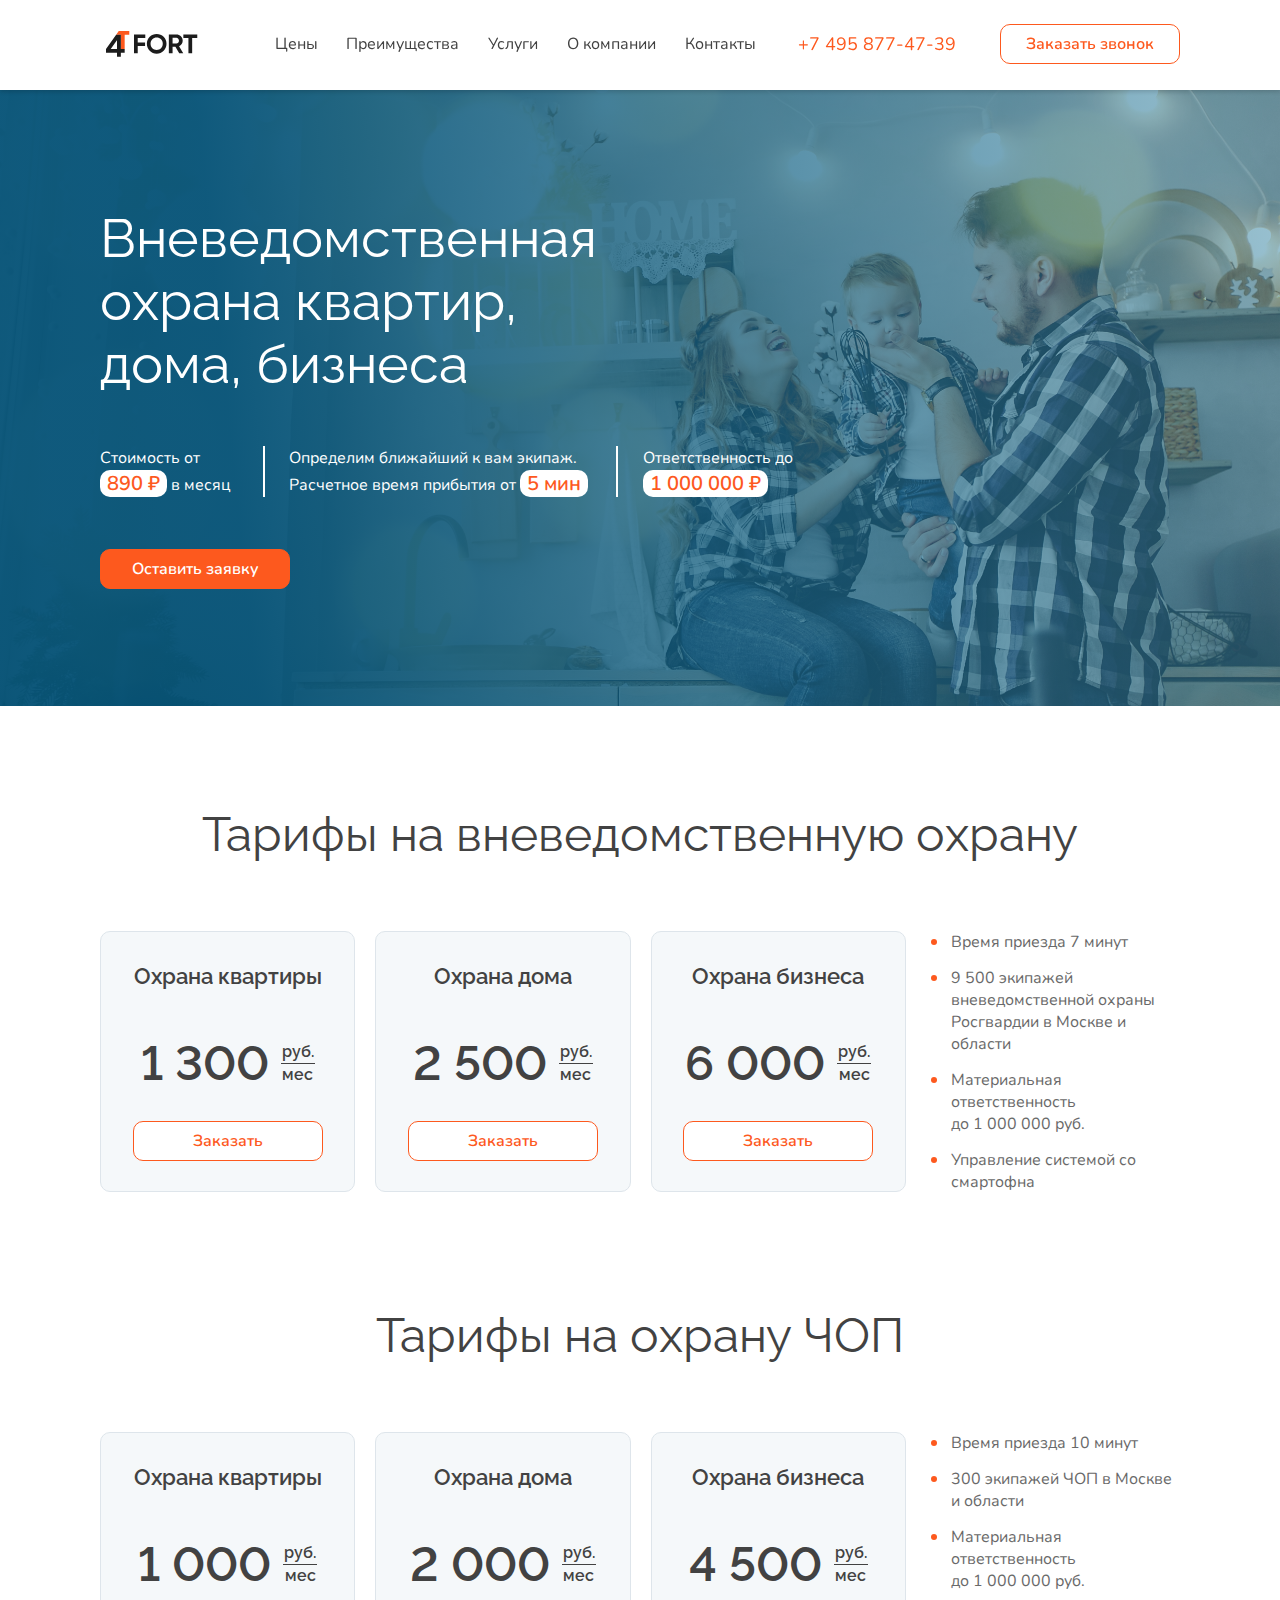
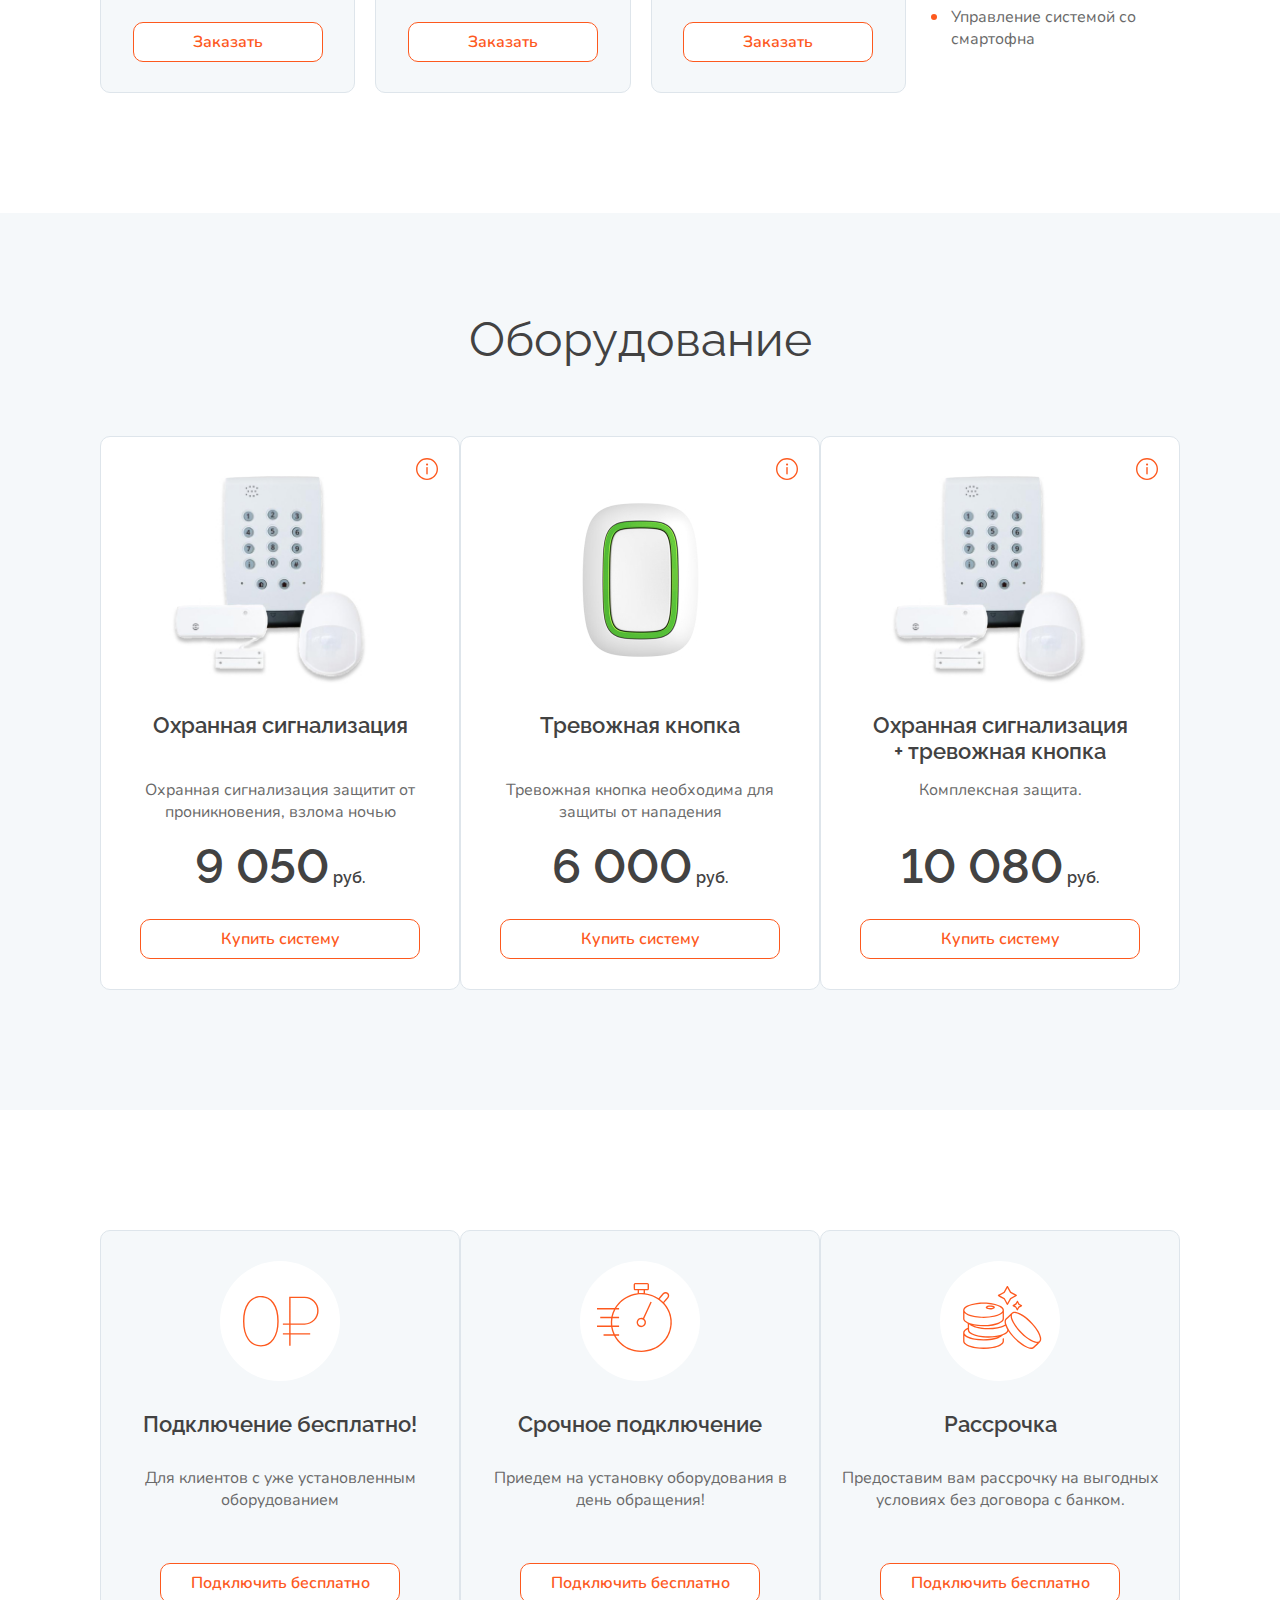
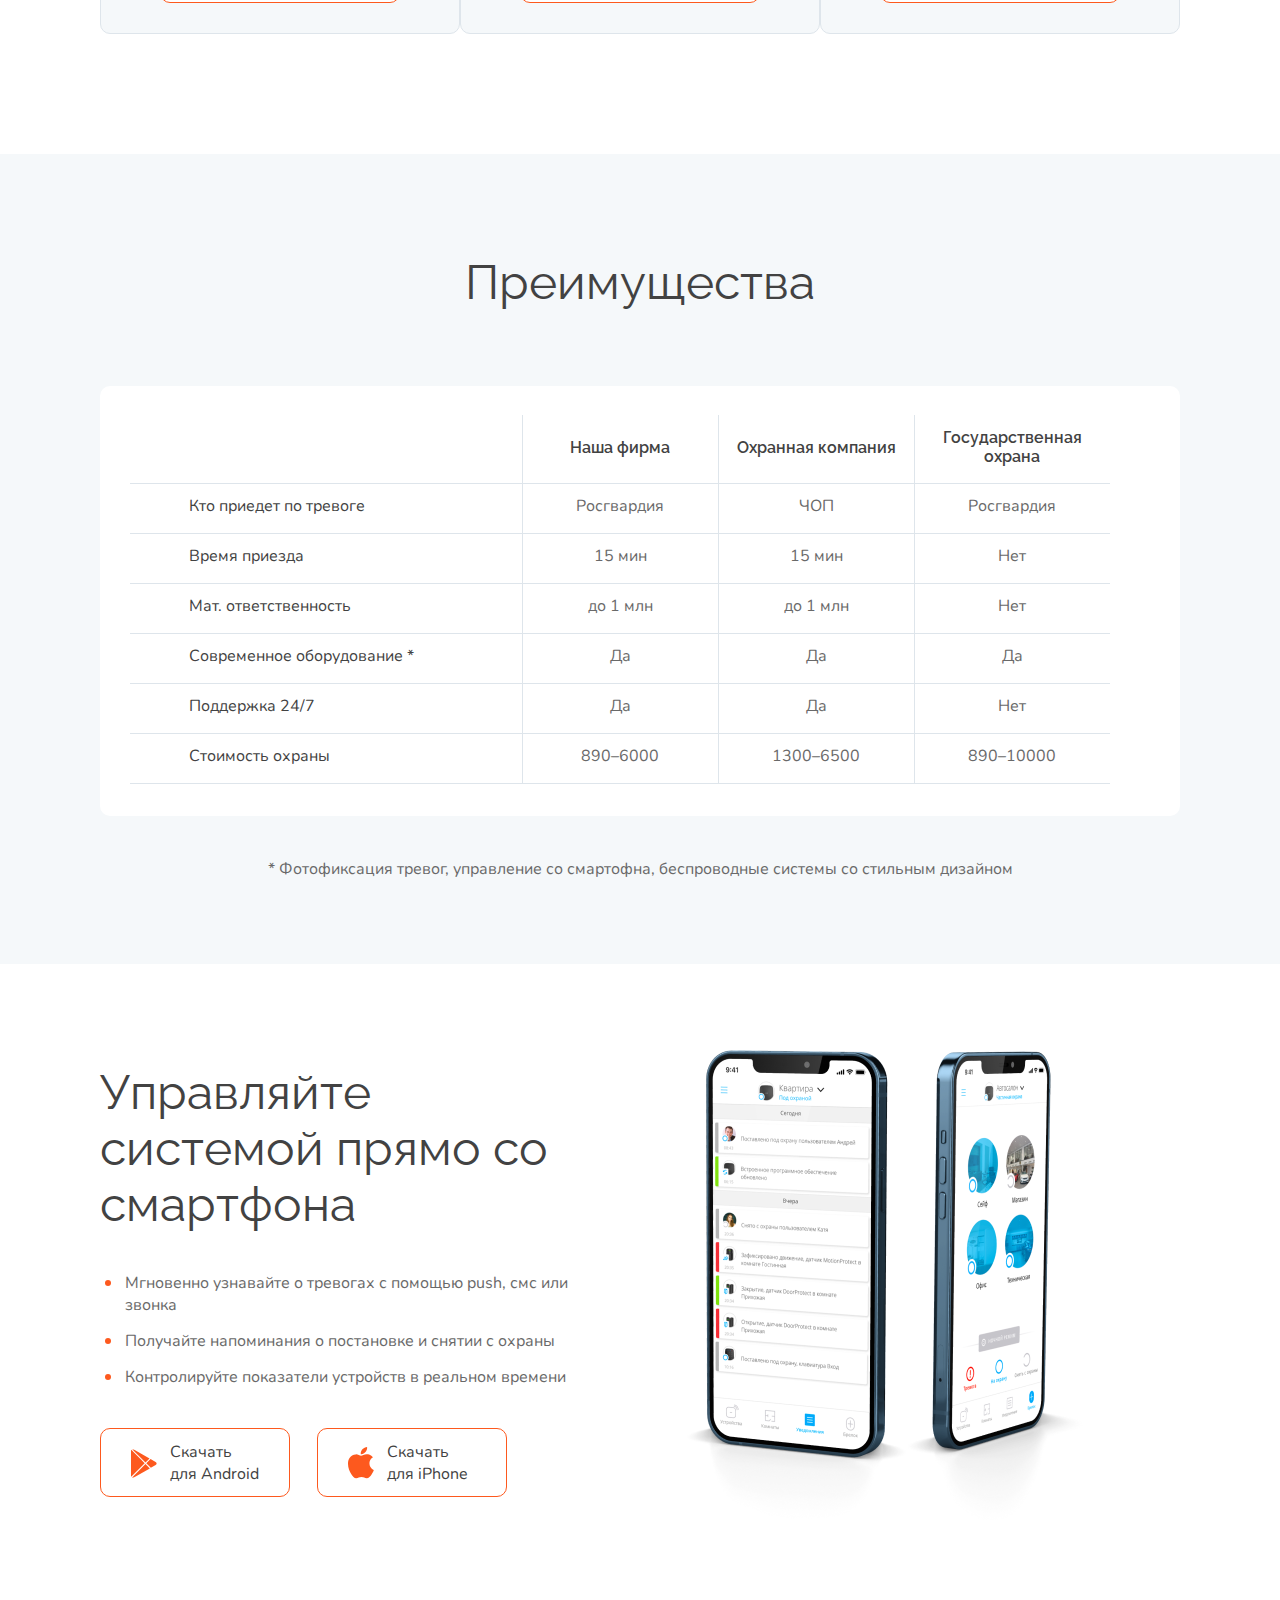
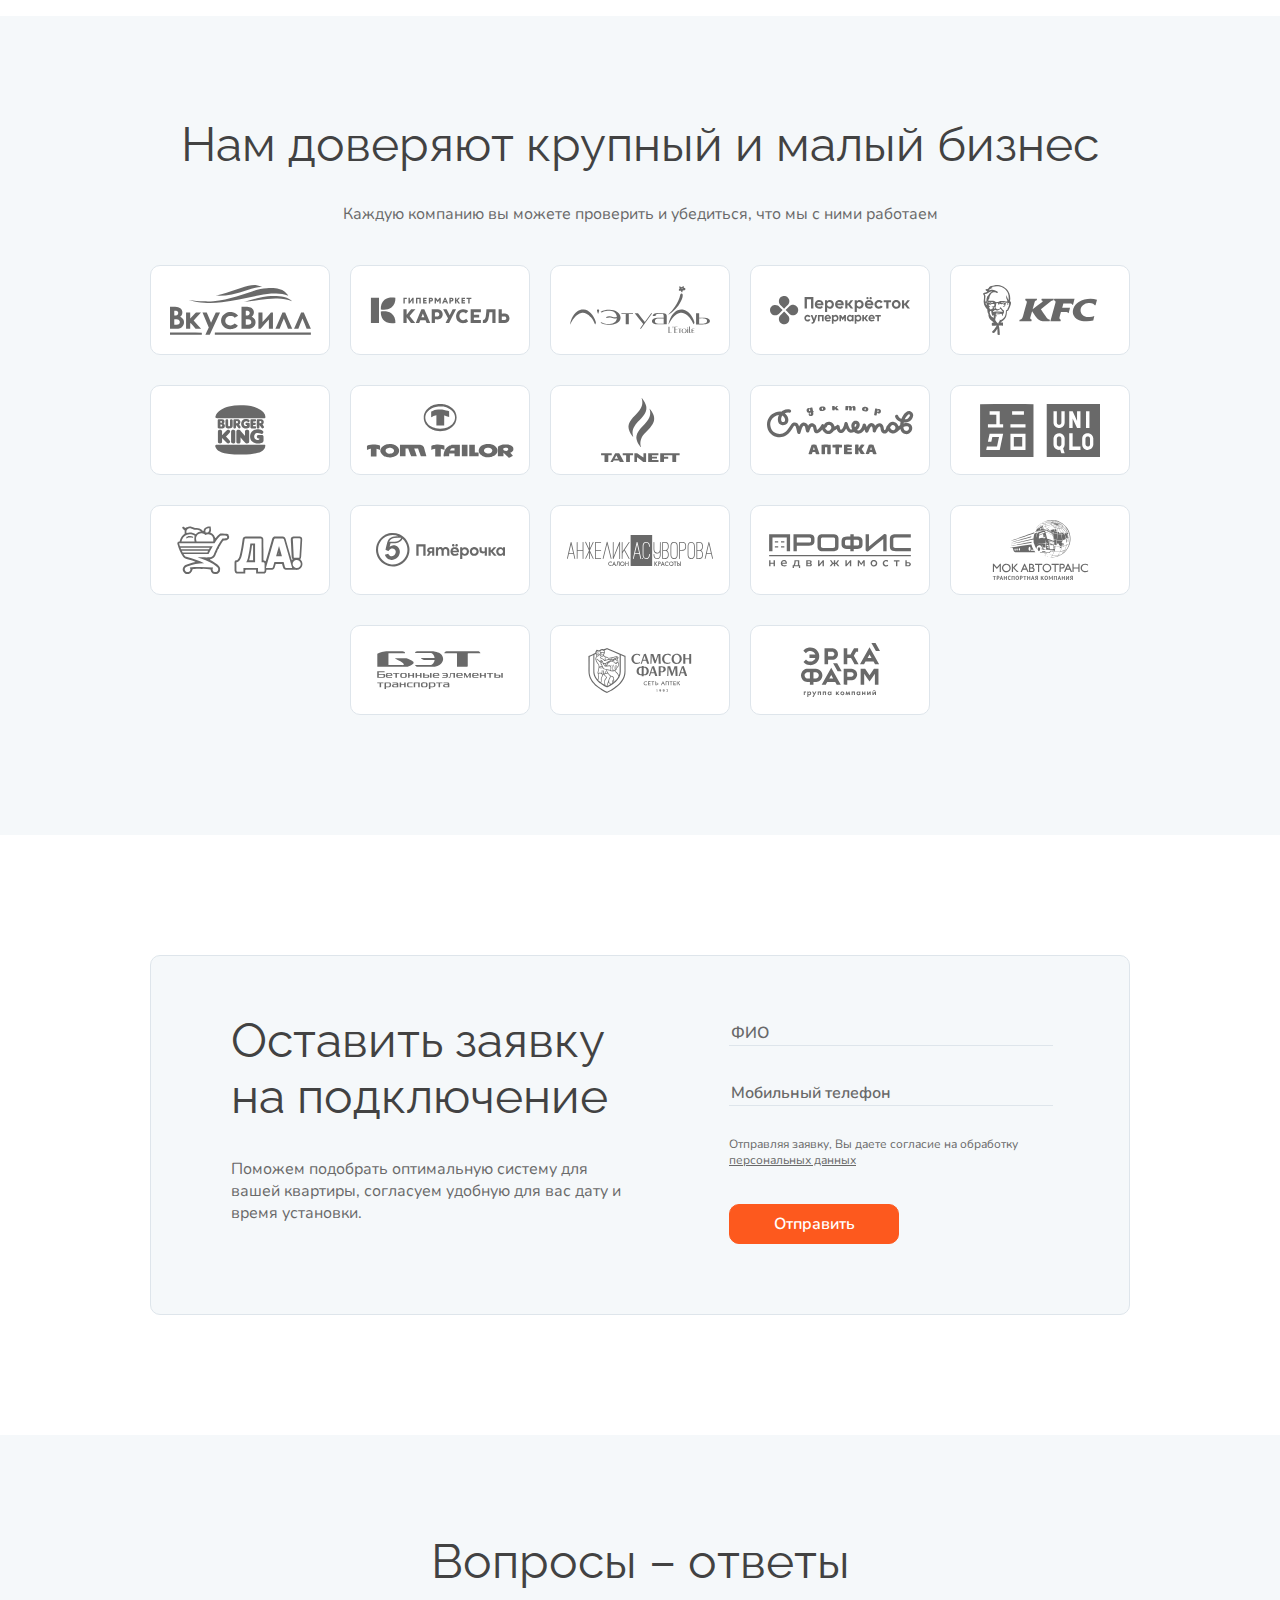
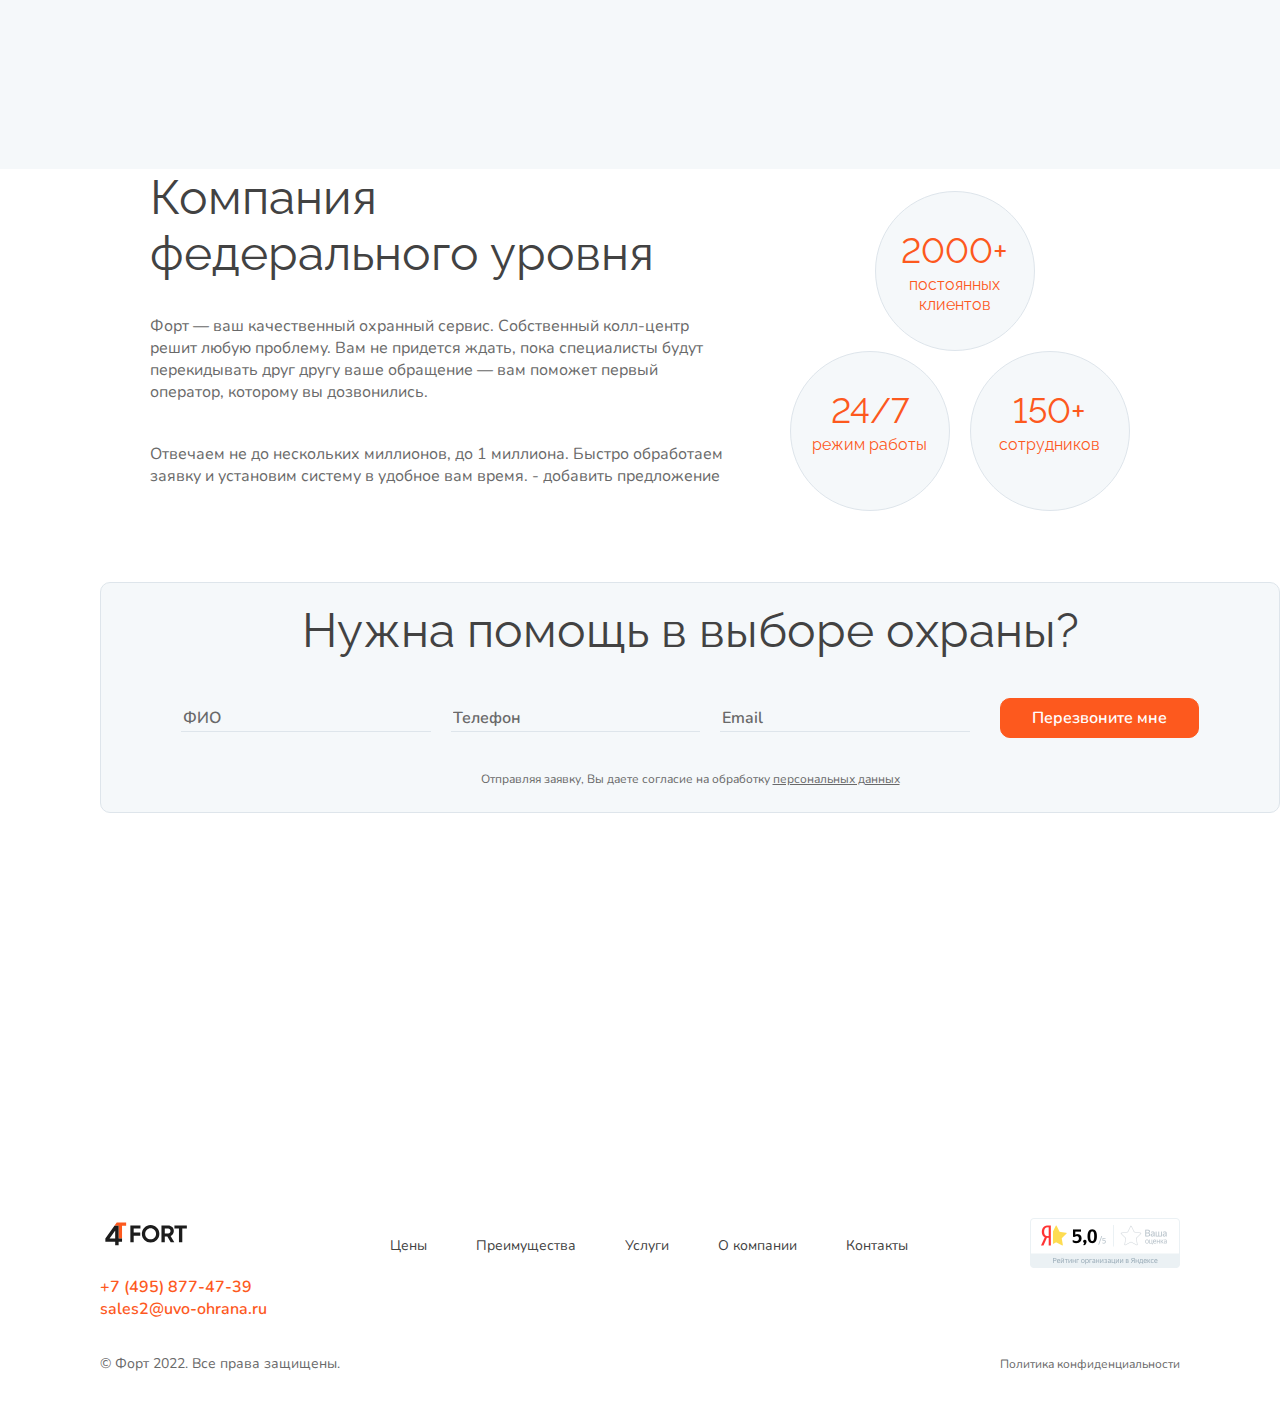
<file: index.html>
<!DOCTYPE html>
<html lang="en">
<head>
    <meta charset="UTF-8">
    <meta name="viewport" content="width=device-width, initial-scale=1.0">
    <link rel="stylesheet" href="./css/style.css">
    <link rel="apple-touch-icon" sizes="180x180" href="./assets/favicon/apple-touch-icon.png">
    <link rel="icon" type="image/png" sizes="32x32" href="./assets/favicon/favicon-32x32.png">
    <link rel="icon" type="image/png" sizes="16x16" href="./assets/favicon/favicon-16x16.png">
    <link rel="manifest" href="./assets/favicon/site.webmanifest">
    <link rel="mask-icon" href="./assets/favicon/safari-pinned-tab.svg" color="#5bbad5">
    <meta name="msapplication-TileColor" content="#ffc40d">
    <meta name="theme-color" content="#ffffff">
    <!-- Yandex.Metrika counter -->
<script type="text/javascript" >
    (function(m,e,t,r,i,k,a){m[i]=m[i]||function(){(m[i].a=m[i].a||[]).push(arguments)};
    m[i].l=1*new Date();k=e.createElement(t),a=e.getElementsByTagName(t)[0],k.async=1,k.src=r,a.parentNode.insertBefore(k,a)})
    (window, document, "script", "https://mc.yandex.ru/metrika/tag.js", "ym");
 
    ym(87689857, "init", {
         clickmap:true,
         trackLinks:true,
         accurateTrackBounce:true
    });
 </script>
 <noscript><div><img src="https://mc.yandex.ru/watch/87689857" style="position:absolute; left:-9999px;" alt="" /></div></noscript>
 <!-- /Yandex.Metrika counter -->
 
    <title>ФОРТ</title>
</head>
<body>
    <div class="modal-contact-block">
        <div class="modal-contact-window">
            <svg class="modal-contact-close" width="18" height="18" viewBox="0 0 18 18" fill="none" xmlns="http://www.w3.org/2000/svg">
                <path opacity="0.5" d="M16.7669 15.413C16.9706 15.6167 17.0724 15.8543 17.0724 16.1258C17.1176 16.3973 17.0498 16.6236 16.8687 16.8046C16.6651 17.0083 16.4162 17.0988 16.122 17.0762C15.8505 17.0762 15.6129 16.9743 15.4093 16.7707L8.51922 9.88064L1.66311 16.7367C1.45947 16.9404 1.22188 17.0422 0.950352 17.0422C0.70145 17.0648 0.486489 16.9856 0.30547 16.8046C0.124451 16.6236 0.0339418 16.3973 0.0339415 16.1258C0.056569 15.8769 0.169706 15.6506 0.373352 15.447L7.22946 8.59088L0.339411 1.70083C0.135764 1.49718 0.0226272 1.24828 0 0.954123C0.0226274 0.659966 0.124451 0.422379 0.30547 0.24136C0.486489 0.0603399 0.70145 -0.0188563 0.950351 0.00377127C1.24451 0.0263992 1.49341 0.139536 1.69706 0.343182L8.58711 7.23323L15.4772 0.343182C15.6808 0.139536 15.9071 0.0263986 16.156 0.00377143C16.4501 -0.018855 16.6877 0.0603406 16.8687 0.24136C17.0498 0.422379 17.1176 0.648653 17.0724 0.920181C17.0724 1.19171 16.9706 1.4293 16.7669 1.63294L9.87687 8.52299L16.7669 15.413Z"/>
            </svg>
            <div class="modal-contact-text-block">
            </div>
        </div>
    </div>
    <div class="modal-equipment-block">
        <div class="modal-equipment-window">
            <svg class="modal-equipment-close" width="18" height="18" viewBox="0 0 18 18" fill="none" xmlns="http://www.w3.org/2000/svg">
                <path opacity="0.5" d="M16.7669 15.413C16.9706 15.6167 17.0724 15.8543 17.0724 16.1258C17.1176 16.3973 17.0498 16.6236 16.8687 16.8046C16.6651 17.0083 16.4162 17.0988 16.122 17.0762C15.8505 17.0762 15.6129 16.9743 15.4093 16.7707L8.51922 9.88064L1.66311 16.7367C1.45947 16.9404 1.22188 17.0422 0.950352 17.0422C0.70145 17.0648 0.486489 16.9856 0.30547 16.8046C0.124451 16.6236 0.0339418 16.3973 0.0339415 16.1258C0.056569 15.8769 0.169706 15.6506 0.373352 15.447L7.22946 8.59088L0.339411 1.70083C0.135764 1.49718 0.0226272 1.24828 0 0.954123C0.0226274 0.659966 0.124451 0.422379 0.30547 0.24136C0.486489 0.0603399 0.70145 -0.0188563 0.950351 0.00377127C1.24451 0.0263992 1.49341 0.139536 1.69706 0.343182L8.58711 7.23323L15.4772 0.343182C15.6808 0.139536 15.9071 0.0263986 16.156 0.00377143C16.4501 -0.018855 16.6877 0.0603406 16.8687 0.24136C17.0498 0.422379 17.1176 0.648653 17.0724 0.920181C17.0724 1.19171 16.9706 1.4293 16.7669 1.63294L9.87687 8.52299L16.7669 15.413Z"/>
            </svg>
            <div class="modal-equipment-items-block">
                <div class="modal-equipment-text-block">
                    <h2 class="modal-equipment-title"></h2>
                    <p class="modal-equipment-text"></p>
                    <p class="modal-equipment-subtitle">Оборудование</p>
                    <ul class="section-list equipment-list">
                        <!-- <li class="section-list-item">Контрольная панель</li>
                        <li class="section-list-item">Датчик движения</li>
                        <li class="section-list-item">Датчик открытия</li>
                        <li class="section-list-item">Брелок с тревожной кнопкой</li> -->
                    </ul>
                </div>
                <!-- <div class="modal-equipment-img-block">
                    <div class="modal-equipment-img-window">
                    </div>
                    <div class="modal-equipment-img-slider">
                    </div>
                </div> -->
                <!-- <div class="modal-equipment-img-block-mob">
                    <div class="modal-equipment-slider">
                        <div class="modal-equipment-slider-list">
                            <div class="modal-equipment-slider-track">

                            </div>
                        </div>
                        <div class="modal-slider-pag-block">
                        </div>
                    </div>
                </div> -->
            </div>
        </div>
    </div>
    <header class="header">
        <div class="container">
            <nav class="nav">
                <div class="logo-block">
                    <a href="index.html" class="logo-link">
                        <img class="logo-img" src="./assets/svg/logo.svg" alt="">
                    </a>
                </div>
                <div class="menu-block">
                    <ul class="menu-list">
                        <li class="menu-item"><a href="#price" class="menu-item-link">Цены</a></li>
                        <li class="menu-item"><a href="#benefits" class="menu-item-link">Преимущества</a></li>
                        <li class="menu-item"><a href="#equipment" class="menu-item-link">Услуги</a></li>
                        <li class="menu-item"><a href="#about" class="menu-item-link">О компании</a></li>
                        <li class="menu-item"><a href="#contacts" class="menu-item-link">Контакты</a></li>
                    </ul>
                    <div class="container">
                        <button class="btn-main call-btn nav-btn-mob">Заказать звонок</button>
                    </div>
                </div>
                <div class="call-block">
                    <p class="call-number">+7 495 877-47-39</p>
                    <button class="btn-main call-btn nav-btn">Заказать звонок</button>
                </div>
                <div class="menu-btn-block">
                    <div class="hamburger" id="hamburger-6">
                        <span class="line"></span>
                        <span class="line"></span>
                        <span class="line"></span>
                    </div>
                    <div class="hamburger" id="hamburger-6">
                    </div>
            </nav>
        </div>
    </header>
    <main class="main">
        <section class="hero">
            <div class="hero-background"></div>
            <div class="container">
                <h1 class="hero-title">Вневедомственная охрана квартир, дома, бизнеса</h1>
                <div class="hero-benefits-block">
                    <div class="hero-benefits-item">Стоимость от <span class="hero-benefits-text">890 ₽</span> в месяц</div>
                    <div class="hero-benefits-item">Определим ближайший к вам экипаж. Расчетное время прибытия от <span class="hero-benefits-text">5 мин</span></div>
                    <div class="hero-benefits-item">Ответственность до <span class="hero-benefits-text">1 000 000 ₽</span> </div>
                </div>
                <button class="btn-orange hero-btn call-btn">Оставить заявку</button>
            </div>
        </section>
        <!-- <aside class="banner">
            <div class="container">
                <div class="banner-block">
                    <div class="banner-item">Сегодня</div>
                    <div class="banner-item timer">
                        <div class="timer-item timer-hours">15</div>
                        <div class="timer-item timer-minutes">32</div>
                        <div class="timer-item timer-seconds">12</div>
                    </div>
                    <div class="banner-item"><img src="./assets/svg/50.svg" alt=""></div>
                    <div class="banner-item">На охранную систему</div>
                    <div class="banner-item">
                        <svg class="banner-plus" viewBox="0 0 18 18" fill="none" xmlns="http://www.w3.org/2000/svg">
                            <path opacity="0.5" d="M16.7669 15.413C16.9706 15.6167 17.0724 15.8543 17.0724 16.1258C17.1176 16.3973 17.0498 16.6236 16.8687 16.8046C16.6651 17.0083 16.4162 17.0988 16.122 17.0762C15.8505 17.0762 15.6129 16.9743 15.4093 16.7707L8.51922 9.88064L1.66311 16.7367C1.45947 16.9404 1.22188 17.0422 0.950352 17.0422C0.70145 17.0648 0.486489 16.9856 0.30547 16.8046C0.124451 16.6236 0.0339418 16.3973 0.0339415 16.1258C0.056569 15.8769 0.169706 15.6506 0.373352 15.447L7.22946 8.59088L0.339411 1.70083C0.135764 1.49718 0.0226272 1.24828 0 0.954123C0.0226274 0.659966 0.124451 0.422379 0.30547 0.24136C0.486489 0.0603399 0.70145 -0.0188563 0.950351 0.00377127C1.24451 0.0263992 1.49341 0.139536 1.69706 0.343182L8.58711 7.23323L15.4772 0.343182C15.6808 0.139536 15.9071 0.0263986 16.156 0.00377143C16.4501 -0.018855 16.6877 0.0603406 16.8687 0.24136C17.0498 0.422379 17.1176 0.648653 17.0724 0.920181C17.0724 1.19171 16.9706 1.4293 16.7669 1.63294L9.87687 8.52299L16.7669 15.413Z"/>
                        </svg></div>
                    <div class="banner-item">Месяц охраны в подарок!</div>
                    <div class="banner-item"><button class="btn-orange banner-btn call-btn">Подключить бесплатно</button></div>
                </div>
            </div>
            <svg class="banner-close" viewBox="0 0 18 18" fill="none" xmlns="http://www.w3.org/2000/svg">
                <path opacity="0.5" d="M16.7669 15.413C16.9706 15.6167 17.0724 15.8543 17.0724 16.1258C17.1176 16.3973 17.0498 16.6236 16.8687 16.8046C16.6651 17.0083 16.4162 17.0988 16.122 17.0762C15.8505 17.0762 15.6129 16.9743 15.4093 16.7707L8.51922 9.88064L1.66311 16.7367C1.45947 16.9404 1.22188 17.0422 0.950352 17.0422C0.70145 17.0648 0.486489 16.9856 0.30547 16.8046C0.124451 16.6236 0.0339418 16.3973 0.0339415 16.1258C0.056569 15.8769 0.169706 15.6506 0.373352 15.447L7.22946 8.59088L0.339411 1.70083C0.135764 1.49718 0.0226272 1.24828 0 0.954123C0.0226274 0.659966 0.124451 0.422379 0.30547 0.24136C0.486489 0.0603399 0.70145 -0.0188563 0.950351 0.00377127C1.24451 0.0263992 1.49341 0.139536 1.69706 0.343182L8.58711 7.23323L15.4772 0.343182C15.6808 0.139536 15.9071 0.0263986 16.156 0.00377143C16.4501 -0.018855 16.6877 0.0603406 16.8687 0.24136C17.0498 0.422379 17.1176 0.648653 17.0724 0.920181C17.0724 1.19171 16.9706 1.4293 16.7669 1.63294L9.87687 8.52299L16.7669 15.413Z"/>
            </svg>
        </aside> -->
        <section class="price" id="price">
            <div class="container">
                <h2 class="section-title price-title">Тарифы на вневедомственную охрану</h2>
                <div class="price-items-block">
                    <div class="price-item price-item-prices">
                        <h3 class="price-item-title">Охрана квартиры</h3>
                        <div class="price-item-number-block">
                            <p class="price-item-number">1 300</p>
                            <table class="price-number-text">
                                <tr>
                                    <td>руб.</td>
                                </tr>
                                <tr>
                                    <td>мес</td>
                                </tr>
                            </table>
                        </div>
                        <button class="btn-main price-item-btn call-btn">Заказать</button>
                    </div>
                    <div class="price-item price-item-prices">
                        <h3 class="price-item-title">Охрана дома</h3>
                        <div class="price-item-number-block">
                            <p class="price-item-number">2 500</p>
                            <table class="price-number-text">
                                <tr>
                                    <td>руб.</td>
                                </tr>
                                <tr>
                                    <td>мес</td>
                                </tr>
                            </table>
                        </div>
                        <button class="btn-main price-item-btn call-btn">Заказать</button>
                    </div>
                    <div class="price-item price-item-prices">
                        <h3 class="price-item-title">Охрана бизнеса</h3>
                        <div class="price-item-number-block">
                            <p class="price-item-number">6 000</p>
                            <table class="price-number-text">
                                <tr>
                                    <td>руб.</td>
                                </tr>
                                <tr>
                                    <td>мес</td>
                                </tr>
                            </table>
                        </div>
                        <button class="btn-main price-item-btn call-btn">Заказать</button>
                    </div>
                    <div class="price-item">
                        <ul class="section-list">
                            <li class="section-list-item">Время приезда 7 минут</li>
                            <li class="section-list-item">9 500 экипажей вневедомственной охраны Росгвардии в Москве и области</li>
                            <li class="section-list-item">Материальная ответственность<br>до 1 000 000 руб.</li>
                            <li class="section-list-item">Управление системой со смартофна</li>
                        </ul>
                    </div>
                </div> 
            </div>      
        </section>
        <section class="price" >
            <div class="container">
                <h2 class="section-title price-title">Тарифы на охрану ЧОП</h2>
                <div class="price-items-block">
                    <div class="price-item price-item-prices">
                        <h3 class="price-item-title">Охрана квартиры</h3>
                        <div class="price-item-number-block">
                            <p class="price-item-number">1 000</p>
                            <table class="price-number-text">
                                <tr>
                                    <td>руб.</td>
                                </tr>
                                <tr>
                                    <td>мес</td>
                                </tr>
                            </table>
                        </div>
                        <button class="btn-main price-item-btn call-btn">Заказать</button>
                    </div>
                    <div class="price-item price-item-prices">
                        <h3 class="price-item-title">Охрана дома</h3>
                        <div class="price-item-number-block">
                            <p class="price-item-number">2 000</p>
                            <table class="price-number-text">
                                <tr>
                                    <td>руб.</td>
                                </tr>
                                <tr>
                                    <td>мес</td>
                                </tr>
                            </table>
                        </div>
                        <button class="btn-main price-item-btn call-btn">Заказать</button>
                    </div>
                    <div class="price-item price-item-prices">
                        <h3 class="price-item-title">Охрана бизнеса</h3>
                        <div class="price-item-number-block">
                            <p class="price-item-number">4 500</p>
                            <table class="price-number-text">
                                <tr>
                                    <td>руб.</td>
                                </tr>
                                <tr>
                                    <td>мес</td>
                                </tr>
                            </table>
                        </div>
                        <button class="btn-main price-item-btn call-btn">Заказать</button>
                    </div>
                    <div class="price-item">
                        <ul class="section-list">
                            <li class="section-list-item">Время приезда 10 минут</li>
                            <li class="section-list-item">300 экипажей ЧОП в Москве и области</li>
                            <li class="section-list-item">Материальная ответственность<br>до 1 000 000 руб.</li>
                            <li class="section-list-item">Управление системой со смартофна</li>
                        </ul>
                    </div>
                </div> 
            </div>      
        </section>
        <section class="equipment" id="equipment">
            <div class="container">
                <h2 class="section-title equipment-title">Оборудование</h2>
                <div class="equipment-items-block">
                    <div class="equipment-item">
                        <svg class="equipment-info" data-equipment='1' viewBox="0 0 24 24" fill="none" xmlns="http://www.w3.org/2000/svg">
                            <path d="M12.6765 10.5012C12.6459 10.3322 12.5531 10.1807 12.4164 10.0767C12.2797 9.97262 12.109 9.92352 11.9379 9.93905C11.7668 9.95457 11.6077 10.0336 11.4919 10.1605C11.3762 10.2875 11.3122 10.4532 11.3125 10.625V16.8152L11.3235 16.939C11.3541 17.1081 11.4469 17.2595 11.5836 17.3636C11.7203 17.4676 11.891 17.5167 12.0621 17.5012C12.2332 17.4857 12.3923 17.4067 12.5081 17.2797C12.6238 17.1527 12.6878 16.9871 12.6875 16.8152V10.625L12.6765 10.5012ZM13.0986 7.53125C13.0986 7.25775 12.99 6.99544 12.7966 6.80205C12.6032 6.60865 12.3409 6.5 12.0674 6.5C11.7939 6.5 11.5316 6.60865 11.3382 6.80205C11.1448 6.99544 11.0361 7.25775 11.0361 7.53125C11.0361 7.80475 11.1448 8.06706 11.3382 8.26045C11.5316 8.45385 11.7939 8.5625 12.0674 8.5625C12.3409 8.5625 12.6032 8.45385 12.7966 8.26045C12.99 8.06706 13.0986 7.80475 13.0986 7.53125ZM23 12C23 9.08262 21.8411 6.28473 19.7782 4.22183C17.7153 2.15893 14.9174 1 12 1C9.08262 1 6.28473 2.15893 4.22183 4.22183C2.15893 6.28473 1 9.08262 1 12C1 14.9174 2.15893 17.7153 4.22183 19.7782C6.28473 21.8411 9.08262 23 12 23C14.9174 23 17.7153 21.8411 19.7782 19.7782C21.8411 17.7153 23 14.9174 23 12ZM2.375 12C2.375 10.736 2.62396 9.48443 3.10766 8.31667C3.59136 7.14891 4.30033 6.08786 5.1941 5.1941C6.08786 4.30033 7.14891 3.59136 8.31667 3.10766C9.48443 2.62396 10.736 2.375 12 2.375C13.264 2.375 14.5156 2.62396 15.6833 3.10766C16.8511 3.59136 17.9121 4.30033 18.8059 5.1941C19.6997 6.08786 20.4086 7.14891 20.8923 8.31667C21.376 9.48443 21.625 10.736 21.625 12C21.625 14.5527 20.6109 17.0009 18.8059 18.8059C17.0009 20.6109 14.5527 21.625 12 21.625C9.44729 21.625 6.99913 20.6109 5.1941 18.8059C3.38906 17.0009 2.375 14.5527 2.375 12Z"/>
                        </svg>
                        <img src="./assets/img/nord.jpg" alt="" class="equipment-item-img">
                        <h3 class="equipment-item-title">Охранная сигнализация</h3>
                        <p class="equipment-item-text">Охранная сигнализация защитит от проникновения, взлома ночью</p>
                        <p class="equipment-item-price">9 050</p>
                        <p class="equipment-item-currency">руб.</p>
                        <button class="btn-main equipment-btn call-btn">Купить систему</button>
                    </div>
                    <div class="equipment-item">
                        <svg class="equipment-info" data-equipment='2' viewBox="0 0 24 24" fill="none" xmlns="http://www.w3.org/2000/svg">
                            <path d="M12.6765 10.5012C12.6459 10.3322 12.5531 10.1807 12.4164 10.0767C12.2797 9.97262 12.109 9.92352 11.9379 9.93905C11.7668 9.95457 11.6077 10.0336 11.4919 10.1605C11.3762 10.2875 11.3122 10.4532 11.3125 10.625V16.8152L11.3235 16.939C11.3541 17.1081 11.4469 17.2595 11.5836 17.3636C11.7203 17.4676 11.891 17.5167 12.0621 17.5012C12.2332 17.4857 12.3923 17.4067 12.5081 17.2797C12.6238 17.1527 12.6878 16.9871 12.6875 16.8152V10.625L12.6765 10.5012ZM13.0986 7.53125C13.0986 7.25775 12.99 6.99544 12.7966 6.80205C12.6032 6.60865 12.3409 6.5 12.0674 6.5C11.7939 6.5 11.5316 6.60865 11.3382 6.80205C11.1448 6.99544 11.0361 7.25775 11.0361 7.53125C11.0361 7.80475 11.1448 8.06706 11.3382 8.26045C11.5316 8.45385 11.7939 8.5625 12.0674 8.5625C12.3409 8.5625 12.6032 8.45385 12.7966 8.26045C12.99 8.06706 13.0986 7.80475 13.0986 7.53125ZM23 12C23 9.08262 21.8411 6.28473 19.7782 4.22183C17.7153 2.15893 14.9174 1 12 1C9.08262 1 6.28473 2.15893 4.22183 4.22183C2.15893 6.28473 1 9.08262 1 12C1 14.9174 2.15893 17.7153 4.22183 19.7782C6.28473 21.8411 9.08262 23 12 23C14.9174 23 17.7153 21.8411 19.7782 19.7782C21.8411 17.7153 23 14.9174 23 12ZM2.375 12C2.375 10.736 2.62396 9.48443 3.10766 8.31667C3.59136 7.14891 4.30033 6.08786 5.1941 5.1941C6.08786 4.30033 7.14891 3.59136 8.31667 3.10766C9.48443 2.62396 10.736 2.375 12 2.375C13.264 2.375 14.5156 2.62396 15.6833 3.10766C16.8511 3.59136 17.9121 4.30033 18.8059 5.1941C19.6997 6.08786 20.4086 7.14891 20.8923 8.31667C21.376 9.48443 21.625 10.736 21.625 12C21.625 14.5527 20.6109 17.0009 18.8059 18.8059C17.0009 20.6109 14.5527 21.625 12 21.625C9.44729 21.625 6.99913 20.6109 5.1941 18.8059C3.38906 17.0009 2.375 14.5527 2.375 12Z"/>
                        </svg>
                        <img src="./assets/img/button.jpg" alt="" class="equipment-item-img">
                        <h3 class="equipment-item-title">Тревожная кнопка</h3>
                        <p class="equipment-item-text">Тревожная кнопка необходима для защиты от нападения</p>
                        <p class="equipment-item-price">6 000</p>
                        <p class="equipment-item-currency">руб.</p>
                        <button class="btn-main equipment-btn call-btn">Купить систему</button>
                    </div>
                    <div class="equipment-item">
                        <svg class="equipment-info" data-equipment='3' viewBox="0 0 24 24" fill="none" xmlns="http://www.w3.org/2000/svg">
                            <path d="M12.6765 10.5012C12.6459 10.3322 12.5531 10.1807 12.4164 10.0767C12.2797 9.97262 12.109 9.92352 11.9379 9.93905C11.7668 9.95457 11.6077 10.0336 11.4919 10.1605C11.3762 10.2875 11.3122 10.4532 11.3125 10.625V16.8152L11.3235 16.939C11.3541 17.1081 11.4469 17.2595 11.5836 17.3636C11.7203 17.4676 11.891 17.5167 12.0621 17.5012C12.2332 17.4857 12.3923 17.4067 12.5081 17.2797C12.6238 17.1527 12.6878 16.9871 12.6875 16.8152V10.625L12.6765 10.5012ZM13.0986 7.53125C13.0986 7.25775 12.99 6.99544 12.7966 6.80205C12.6032 6.60865 12.3409 6.5 12.0674 6.5C11.7939 6.5 11.5316 6.60865 11.3382 6.80205C11.1448 6.99544 11.0361 7.25775 11.0361 7.53125C11.0361 7.80475 11.1448 8.06706 11.3382 8.26045C11.5316 8.45385 11.7939 8.5625 12.0674 8.5625C12.3409 8.5625 12.6032 8.45385 12.7966 8.26045C12.99 8.06706 13.0986 7.80475 13.0986 7.53125ZM23 12C23 9.08262 21.8411 6.28473 19.7782 4.22183C17.7153 2.15893 14.9174 1 12 1C9.08262 1 6.28473 2.15893 4.22183 4.22183C2.15893 6.28473 1 9.08262 1 12C1 14.9174 2.15893 17.7153 4.22183 19.7782C6.28473 21.8411 9.08262 23 12 23C14.9174 23 17.7153 21.8411 19.7782 19.7782C21.8411 17.7153 23 14.9174 23 12ZM2.375 12C2.375 10.736 2.62396 9.48443 3.10766 8.31667C3.59136 7.14891 4.30033 6.08786 5.1941 5.1941C6.08786 4.30033 7.14891 3.59136 8.31667 3.10766C9.48443 2.62396 10.736 2.375 12 2.375C13.264 2.375 14.5156 2.62396 15.6833 3.10766C16.8511 3.59136 17.9121 4.30033 18.8059 5.1941C19.6997 6.08786 20.4086 7.14891 20.8923 8.31667C21.376 9.48443 21.625 10.736 21.625 12C21.625 14.5527 20.6109 17.0009 18.8059 18.8059C17.0009 20.6109 14.5527 21.625 12 21.625C9.44729 21.625 6.99913 20.6109 5.1941 18.8059C3.38906 17.0009 2.375 14.5527 2.375 12Z"/>
                        </svg>
                        <img src="./assets/img/nord.jpg" alt="" class="equipment-item-img">
                        <h3 class="equipment-item-title">Охранная сигнализация<br>+ тревожная кнопка</h3>
                        <p class="equipment-item-text">Комплексная защита.</p>
                        <p class="equipment-item-price">10 080</p>
                        <p class="equipment-item-currency">руб.</p>
                        <button class="btn-main equipment-btn call-btn">Купить систему</button>
                    </div>
                </div>
            </div>
        </section>
        <section class="benefits-icons">
            <div class="container">
                <div class="benefits-items-block">
                    <div class="benefits-item">
                        <img src="./assets/svg/adv_1.svg" alt="" class="benefits-item-img">
                        <h3 class="benefits-item-title">Подключение бесплатно!</h3>
                        <p class="benefits-item-text">Для клиентов с уже установленным оборудованием</p>
                        <button class="btn-main benefits-item-btn call-btn">Подключить бесплатно</button>
                    </div>
                    <div class="benefits-item">
                        <img src="./assets/svg/adv_2.svg" alt="" class="benefits-item-img">
                        <h3 class="benefits-item-title">Срочное подключение</h3>
                        <p class="benefits-item-text">Приедем на установку оборудования в день обращения!</p>
                        <button class="btn-main benefits-item-btn call-btn">Подключить бесплатно</button>
                    </div>
                    <div class="benefits-item">
                        <img src="./assets/svg/adv_3.svg" alt="" class="benefits-item-img">
                        <h3 class="benefits-item-title">Рассрочка</h3>
                        <p class="benefits-item-text">Предоставим вам рассрочку на выгодных условиях без договора с банком.</p>
                        <button class="btn-main benefits-item-btn call-btn">Подключить бесплатно</button>
                    </div>
                </div>
            </div>
        </section>
        <section class="benefits" id="benefits">
            <div class="container">
                <h2 class="section-title benefits-title">Преимущества</h2>
                <!-- <p class="section-text">Внимание!!!  Нет причин заключать договор напрямую с гос. структурами. Они работают с определенным российским оборудованием, только если сами подключают клиента на пульт охраны. При этом сигналы они принимают от всех систем и не могут не приехать по тревоге от посреднической компании.</p> -->
                <div class="benefits-scrollbar-block">
                    <div class="benefits-table-block">
                        <table class="benefits-table">
                            <tr>
                                <th></th>
                                <th>Наша фирма</th>
                                <th>Охранная компания</th>
                                <th>Государственная охрана</th>
                            </tr>
                            <tr>
                                <td class="first-column">Кто приедет по тревоге</td>
                                <td>Росгвардия</td>
                                <td>ЧОП</td>
                                <td>Росгвардия</td>
                            </tr>
                            <tr>
                                <td class="first-column">Время приезда</td>
                                <td>15 мин</td>
                                <td>15 мин</td>
                                <td>Нет</td>
                            </tr>
                            <tr>
                                <td class="first-column">Мат. ответственность</td>
                                <td>до 1 млн</td>
                                <td>до 1 млн</td>
                                <td>Нет</td>
                            </tr>
                            <tr>
                                <td class="first-column">Современное оборудование *</td>
                                <td>Да</td>
                                <td>Да</td>
                                <td>Да</td>
                            </tr>
                            <tr>
                                <td class="first-column">Поддержка 24/7</td>
                                <td>Да</td>
                                <td>Да</td>
                                <td>Нет</td>
                            </tr>
                            <tr>
                                <td class="first-column">Стоимость охраны</td>
                                <td>890–6000</td>
                                <td>1300–6500</td>
                                <td>890–10000</td>
                            </tr>
                        </table>
                    </div> 
                </div>
                <p class="section-text">* Фотофиксация тревог, управление со смартофна, беспроводные системы со стильным дизайном</p>
            </div>
        </section>
        <section class="smart">
            <div class="container">
                <div class="smart-main-block">
                    <div class="smart-text-block">
                        <h2 class="section-title smart-title">Управляйте системой прямо со смартфона</h2>
                        <ul class="section-list">
                            <li class="section-list-item">Мгновенно узнавайте о тревогах с помощью push, смс или звонка </li>
                            <li class="section-list-item">Получайте напоминания о постановке и снятии с охраны</li>
                            <li class="section-list-item">Контролируйте показатели устройств в реальном времени</li>
                        </ul>
                        <div class="smart-icons-block">
                            <div class="smart-icon">
                                <img src="./assets/svg/android.svg" alt="" class="smart-icon-img">
                                <p class="smart-icon-text">Скачать для Android</p>
                            </div>
                            <div class="smart-icon">
                                <img src="./assets/svg/apple.svg" alt="" class="smart-icon-img">
                                <p class="smart-icon-text">Скачать для iPhone</p>
                            </div>
                        </div>
                    </div>
                    <div class="smart-img-block">
                        <img src="./assets/img/smart.png" alt="">
                    </div>
                </div>
            </div>
        </section>
        <section class="clients">
            <div class="container">
                <h2 class="section-title clients-title">Нам доверяют крупный и малый бизнес</h2>
                <p class="section-text">Каждую компанию вы можете проверить и убедиться, что мы с ними работаем</p>
                <div class="clients-items-block">
                    <div class="clients-item"><img src="./assets/img/clients/1.svg" alt="" class="clients-item-img"></div>
                    <div class="clients-item"><img src="./assets/img/clients/2.svg" alt="" class="clients-item-img"></div>
                    <div class="clients-item"><img src="./assets/img/clients/3.svg" alt="" class="clients-item-img"></div>
                    <div class="clients-item"><img src="./assets/img/clients/4.svg" alt="" class="clients-item-img"></div>
                    <div class="clients-item"><img src="./assets/img/clients/5.svg" alt="" class="clients-item-img"></div>
                    <div class="clients-item"><img src="./assets/img/clients/6.svg" alt="" class="clients-item-img"></div>
                    <div class="clients-item"><img src="./assets/img/clients/7.svg" alt="" class="clients-item-img"></div>
                    <div class="clients-item"><img src="./assets/img/clients/8.svg" alt="" class="clients-item-img"></div>
                    <div class="clients-item"><img src="./assets/img/clients/9.svg" alt="" class="clients-item-img"></div>
                    <div class="clients-item"><img src="./assets/img/clients/10.svg" alt="" class="clients-item-img"></div>
                    <div class="clients-item"><img src="./assets/img/clients/11.svg" alt="" class="clients-item-img"></div>
                    <div class="clients-item"><img src="./assets/img/clients/12.svg" alt="" class="clients-item-img"></div>
                    <div class="clients-item"><img src="./assets/img/clients/13.svg" alt="" class="clients-item-img"></div>
                    <div class="clients-item"><img src="./assets/img/clients/14.svg" alt="" class="clients-item-img"></div>
                    <div class="clients-item"><img src="./assets/img/clients/15.svg" alt="" class="clients-item-img"></div>
                    <div class="clients-item"><img src="./assets/img/clients/16.svg" alt="" class="clients-item-img"></div>
                    <div class="clients-item"><img src="./assets/img/clients/17.svg" alt="" class="clients-item-img"></div>
                    <div class="clients-item"><img src="./assets/img/clients/18.svg" alt="" class="clients-item-img"></div>
                </div>
                <div class="clients-items-slider">
                    <div class="clients-slider-list">
                        <div class="clients-slider-track">
                            <div class="slide" data-slide="1">
                                <div class="clients-slider-item">
                                    <div class="clients-item"><img src="./assets/img/clients/1.svg" alt="" class="clients-item-img"></div>
                                    <div class="clients-item"><img src="./assets/img/clients/2.svg" alt="" class="clients-item-img"></div>
                                    <div class="clients-item"><img src="./assets/img/clients/3.svg" alt="" class="clients-item-img"></div>
                                    <div class="clients-item"><img src="./assets/img/clients/4.svg" alt="" class="clients-item-img"></div>
                                    <div class="clients-item"><img src="./assets/img/clients/5.svg" alt="" class="clients-item-img"></div>
                                    <div class="clients-item"><img src="./assets/img/clients/6.svg" alt="" class="clients-item-img"></div>
                                </div>
                            </div>
                            <div class="slide" data-slide="2">
                                <div class="clients-slider-item">
                                    <div class="clients-item"><img src="./assets/img/clients/7.svg" alt="" class="clients-item-img"></div>
                                    <div class="clients-item"><img src="./assets/img/clients/8.svg" alt="" class="clients-item-img"></div>
                                    <div class="clients-item"><img src="./assets/img/clients/9.svg" alt="" class="clients-item-img"></div>
                                    <div class="clients-item"><img src="./assets/img/clients/10.svg" alt="" class="clients-item-img"></div>
                                    <div class="clients-item"><img src="./assets/img/clients/11.svg" alt="" class="clients-item-img"></div>
                                    <div class="clients-item"><img src="./assets/img/clients/12.svg" alt="" class="clients-item-img"></div>
                                </div>
                            </div>
                            <div class="slide" data-slide="3">
                                <div class="clients-slider-item">
                                    <div class="clients-item"><img src="./assets/img/clients/13.svg" alt="" class="clients-item-img"></div>
                                    <div class="clients-item"><img src="./assets/img/clients/14.svg" alt="" class="clients-item-img"></div>
                                    <div class="clients-item"><img src="./assets/img/clients/15.svg" alt="" class="clients-item-img"></div>
                                    <div class="clients-item"><img src="./assets/img/clients/16.svg" alt="" class="clients-item-img"></div>
                                    <div class="clients-item"><img src="./assets/img/clients/17.svg" alt="" class="clients-item-img"></div>
                                    <div class="clients-item"><img src="./assets/img/clients/18.svg" alt="" class="clients-item-img"></div>
                                </div>
                            </div>
                        </div>
                    </div>
                    <div class="slider-pag-block">
                        <div class="slider-pag-item slider-pag-item-active" data-slide="1"></div>
                        <div class="slider-pag-item" data-slide="2"></div>
                        <div class="slider-pag-item" data-slide="3"></div>
                    </div>
                </div>
            </div>
        </section>
        <section class="call-form-main">
            <div class="call-form-main-block">
                <div class="call-form-text-block">
                    <h2 class="section-title call-form-title">Оставить заявку на подключение</h2>
                    <p class="section-text">Поможем подобрать оптимальную систему для вашей квартиры, согласуем удобную для вас дату и время установки.</p>
                </div>
                <div class="call-form-block">
                    <form class="call-form">
                        <input type="text" name="name" placeholder="ФИО" autocomplete="off">
                        <input type="tel" name="tel" placeholder="Мобильный телефон" autocomplete="off" class="tel">
                        <div class="error"></div>
                        <p class="call-form-policy-text">Отправляя заявку, Вы даете согласие на обработку <a class="call-form-policy-link" href="./policy.html">персональных данных</a></p>
                        <button type="submit" class="btn-orange call-form-btn">Отправить</button>
                    </form>
                </div>
            </div>
        </section>
        <section class="faq">
            <div class="container">
                <h2 class="section-title faq-title">Вопросы – ответы</h2>
                <div class="faq-items-block">
                </div>
            </div>
        </section>
        <section class="about" id="about">
            <div class="container">
                <div class="about-items-block">
                    <div class="about-item-text-block">
                        <h2 class="section-title about-title">Компания федерального уровня</h2>
                        <p class="section-text">Форт — ваш качественный охранный сервис. Собственный колл-центр решит любую проблему. Вам не придется ждать, пока специалисты будут перекидывать друг другу ваше обращение — вам поможет первый оператор, которому вы дозвонились.</p>
                        <p class="section-text">Отвечаем не до нескольких миллионов, до 1 миллиона. Быстро обработаем заявку и установим систему в удобное вам время. - добавить предложение</p>
                    </div>
                    <div class="about-item-icons-block">
                        <div class="about-icon">
                            <p class="about-icon-number">2000+</p>
                            <p class="about-icon-text">постоянных клиентов</p>
                        </div>
                        <div class="about-icon">
                            <p class="about-icon-number">24/7</p>
                            <p class="about-icon-text">режим работы</p>
                        </div>
                        <div class="about-icon">
                            <p class="about-icon-number">150+</p>
                            <p class="about-icon-text">сотрудников</p>
                        </div>
                    </div>
                </div>
            </div>
        </section>
        <section class="contacts" id="contacts">
            <div class="contacts-map-block">
                <script type="text/javascript" charset="utf-8" async src="https://api-maps.yandex.ru/services/constructor/1.0/js/?um=constructor%3A235dd62218ccb34eb3c060068bf8b9df32e7a94fa3cd8cffeec0d7ebca325136&amp;width=100%25&amp;height=460&amp;lang=ru_RU&amp;scroll=false "></script>
            </div>
            <div class="container">
                <div class="contacts-form-block">
                    <h2 class="section-title contacts-title">Нужна помощь в выборе охраны?</h2>
                    <form class="contacts-form">
                        <input type="text" name="name" placeholder="ФИО" autocomplete="off" class="name">
                        <input type="tel" name="tel" placeholder="Телефон" autocomplete="off" class="tel">
                        <div class="error"></div>
                        <input type="email" name="email" placeholder="Email" autocomplete="off" class="email">
                        <p class="call-form-policy-text mobile-policy">Отправляя заявку, Вы даете согласие на обработку <a class="call-form-policy-link" href="#policy">персональных данных</a></p>
                        <button type="submit" class="btn-orange contacts-btn">Перезвоните мне</button>
                    </form>
                    <p class="call-form-policy-text desctop-policy">Отправляя заявку, Вы даете согласие на обработку <a class="call-form-policy-link" href="./assets/policy.pdf">персональных данных</a></p>
                </div>
            </div>
        </section>
    </main>
    <footer class="footer">
        <div class="container">
            <div class="footer-items-block">
                <div class="footer-logo-block">
                    <img src="./assets/svg/logo.svg" alt="" class="footer-logo">
                    <p class="footer-phone">+7 (495) 877-47-39</p>
                    <p class="footer-phone">sales2@uvo-ohrana.ru</p>
                </div>
                <div class="footer-menu-block">
                    <ul class="footer-menu-list">
                        <li class="footer-menu-item"><a href="#price" class="footer-menu-link">Цены</a></li>
                        <li class="footer-menu-item"><a href="#benefits" class="footer-menu-link">Преимущества</a></li>
                        <li class="footer-menu-item"><a href="#" class="footer-menu-link">Услуги</a></li>
                        <li class="footer-menu-item"><a href="#about" class="footer-menu-link">О компании</a></li>
                        <li class="footer-menu-item"><a href="#contacts" class="footer-menu-link">Контакты</a></li>
                    </ul>
                </div>
                <div class="footer-ya-block">
                    <img src="./assets/img/ya.png" alt="" class="ya-img">
                </div>
            </div>
            <div class="footer-items-second-block">
                <div class="footer-rights-block">
                    <p class="footer-rights">© Форт 2022. Все права защищены.</p>
                </div>
                <!-- <div class="footer-details-block">
                    <p class="footer-details">ООО “ЧОО “ФОРТ” ОГРН: 147746236263 ИНН: 7723901592 КПП: 772701001</p>
                    <p class="footer-details">Юридический адрес: 117465, г. Москва, ул. Генерала Тюленева д. 4А стр 1</p>
                </div> -->
                <div class="footer-policy-block">
                    <p class="ya-policy-text"><a href="./policy.html" class="ya-policy-link">Политика конфиденциальности</a></p>
                </div>
            </div>
        </div>
    </footer>
    <script type="module" src="./js/index.js"></script>
    <script src="./js/slider.js"></script>
    <script src="//cdn.callibri.ru/callibri.js" type="text/javascript" charset="utf-8"></script> 
    <!-- <script type="module" src="./js/modal-slider.js"></script> -->
</body>
</html>
</file>
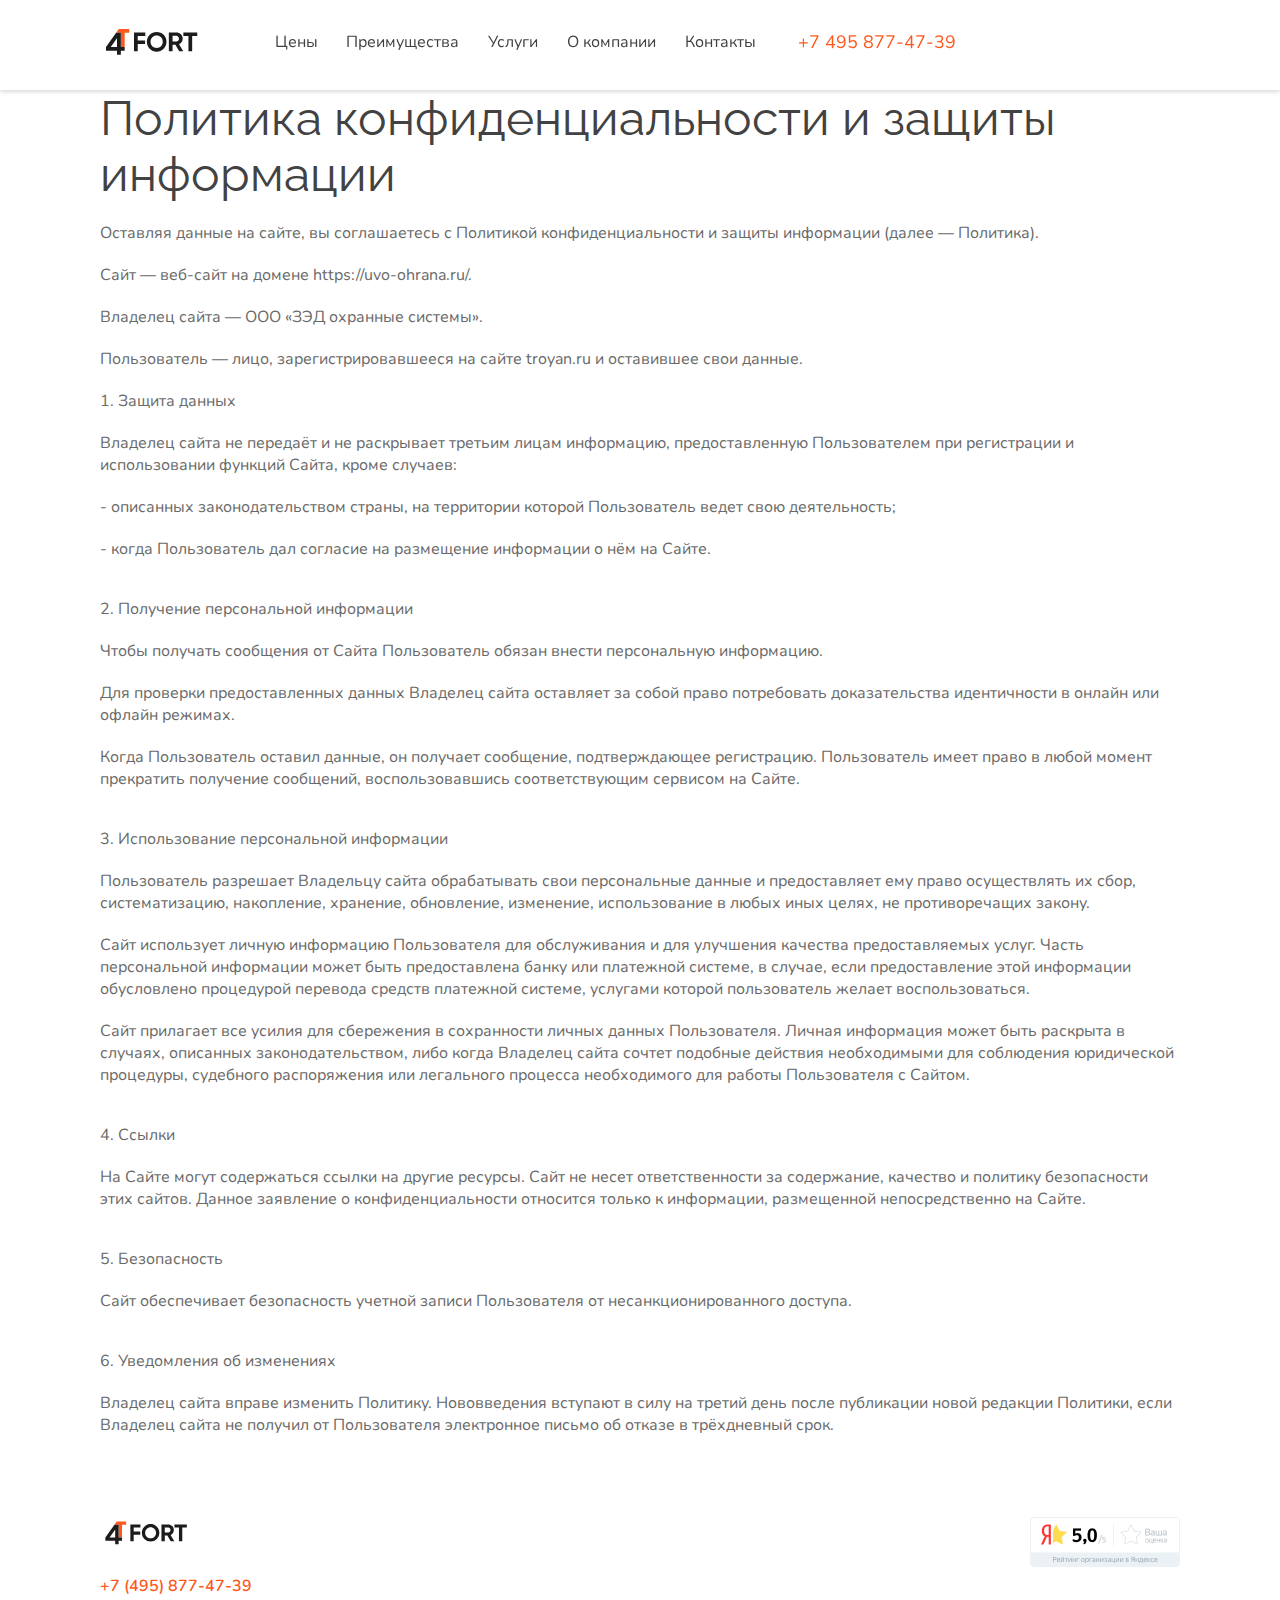
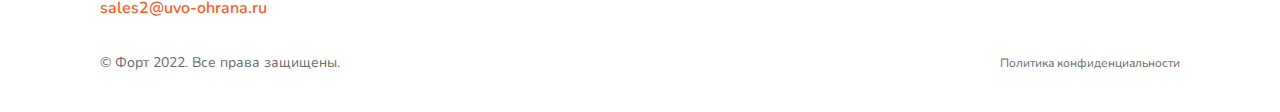
<file: policy.html>
<!DOCTYPE html>
<html lang="en">
<head>
    <meta charset="UTF-8">
    <meta name="viewport" content="width=device-width, initial-scale=1.0">
    <link rel="stylesheet" href="./css/style.css">
    <link rel="apple-touch-icon" sizes="180x180" href="./assets/favicon/apple-touch-icon.png">
    <link rel="icon" type="image/png" sizes="32x32" href="./assets/favicon/favicon-32x32.png">
    <link rel="icon" type="image/png" sizes="16x16" href="./assets/favicon/favicon-16x16.png">
    <link rel="manifest" href="./assets/favicon/site.webmanifest">
    <link rel="mask-icon" href="./assets/favicon/safari-pinned-tab.svg" color="#5bbad5">
    <meta name="msapplication-TileColor" content="#ffc40d">
    <meta name="theme-color" content="#ffffff">
 
    <title>ФОРТ</title>
</head>
<body>
    <div class="modal-contact-block">
        <div class="modal-contact-window">
            <svg class="modal-contact-close" width="18" height="18" viewBox="0 0 18 18" fill="none" xmlns="http://www.w3.org/2000/svg">
                <path opacity="0.5" d="M16.7669 15.413C16.9706 15.6167 17.0724 15.8543 17.0724 16.1258C17.1176 16.3973 17.0498 16.6236 16.8687 16.8046C16.6651 17.0083 16.4162 17.0988 16.122 17.0762C15.8505 17.0762 15.6129 16.9743 15.4093 16.7707L8.51922 9.88064L1.66311 16.7367C1.45947 16.9404 1.22188 17.0422 0.950352 17.0422C0.70145 17.0648 0.486489 16.9856 0.30547 16.8046C0.124451 16.6236 0.0339418 16.3973 0.0339415 16.1258C0.056569 15.8769 0.169706 15.6506 0.373352 15.447L7.22946 8.59088L0.339411 1.70083C0.135764 1.49718 0.0226272 1.24828 0 0.954123C0.0226274 0.659966 0.124451 0.422379 0.30547 0.24136C0.486489 0.0603399 0.70145 -0.0188563 0.950351 0.00377127C1.24451 0.0263992 1.49341 0.139536 1.69706 0.343182L8.58711 7.23323L15.4772 0.343182C15.6808 0.139536 15.9071 0.0263986 16.156 0.00377143C16.4501 -0.018855 16.6877 0.0603406 16.8687 0.24136C17.0498 0.422379 17.1176 0.648653 17.0724 0.920181C17.0724 1.19171 16.9706 1.4293 16.7669 1.63294L9.87687 8.52299L16.7669 15.413Z"/>
            </svg>
            <div class="modal-contact-text-block">
            </div>
        </div>
    </div>
    <header class="header">
        <div class="container">
            <nav class="nav">
                <div class="logo-block">
                    <a href="index.html" class="logo-link">
                        <img class="logo-img" src="./assets/svg/logo.svg" alt="">
                    </a>
                </div>
                <div class="menu-block">
                    <ul class="menu-list">
                        <li class="menu-item"><a href="./index.html#price" class="menu-item-link">Цены</a></li>
                        <li class="menu-item"><a href="./index.html#benefits" class="menu-item-link">Преимущества</a></li>
                        <li class="menu-item"><a href="./index.html#equipment" class="menu-item-link">Услуги</a></li>
                        <li class="menu-item"><a href="./index.html#about" class="menu-item-link">О компании</a></li>
                        <li class="menu-item"><a href="./index.html#contacts" class="menu-item-link">Контакты</a></li>
                    </ul>
                    <div class="container">
                        <!-- <button class="btn-main call-btn nav-btn-mob">Заказать звонок</button> -->
                    </div>
                </div>
                <div class="call-block">
                    <p class="call-number">+7 495 877-47-39</p>
                    <!-- <button class="btn-main call-btn nav-btn">Заказать звонок</button> -->
                </div>
                <div class="menu-btn-block">
                    <div class="hamburger" id="hamburger-6">
                        <span class="line"></span>
                        <span class="line"></span>
                        <span class="line"></span>
                    </div>
                    <div class="hamburger" id="hamburger-6">
                    </div>
            </nav>
        </div>
    </header>
    <main class="main">
        <section class="policy-block">
            <div class="container">
                <h1 class="section-title">Политика конфиденциальности и защиты информации</h1>
                <p class="section-text policy-text">Оставляя данные на сайте, вы соглашаетесь с Политикой конфиденциальности и защиты информации (далее — Политика).</p>
                <p class="section-text policy-text">Сайт — веб-сайт на домене https://uvo-ohrana.ru/.</p>
                <p class="section-text policy-text">Владелец сайта — ООО «ЗЭД охранные системы».</p>
                <p class="section-text policy-text">Пользователь — лицо, зарегистрировавшееся на сайте troyan.ru и оставившее свои данные.</p>
                <p class="section-text policy-text">1. Защита данных</p>
                <p class="section-text policy-text">Владелец сайта не передаёт и не раскрывает третьим лицам информацию, предоставленную Пользователем при регистрации и использовании функций Сайта, кроме случаев:</p>
                <p class="section-text policy-text">- описанных законодательством страны, на территории которой Пользователь ведет свою деятельность;</p>
                <p class="section-text policy-text">- когда Пользователь дал согласие на размещение информации о нём на Сайте.</p>
                <br>
                <p class="section-text policy-text">2. Получение персональной информации</p>
                <p class="section-text policy-text">Чтобы получать сообщения от Сайта Пользователь обязан внести персональную информацию.</p>
                <p class="section-text policy-text">Для проверки предоставленных данных Владелец сайта оставляет за собой право потребовать доказательства идентичности в онлайн или офлайн режимах.</p>
                <p class="section-text policy-text">Когда Пользователь оставил данные, он получает сообщение, подтверждающее регистрацию. Пользователь имеет право в любой момент прекратить получение сообщений, воспользовавшись соответствующим сервисом на Сайте.</p>
                <br>
                <p class="section-text policy-text">3. Использование персональной информации</p>
                <p class="section-text policy-text">Пользователь разрешает Владельцу сайта обрабатывать свои персональные данные и предоставляет ему право осуществлять их сбор, систематизацию, накопление, хранение, обновление, изменение, использование в любых иных целях, не противоречащих закону.</p>
                <p class="section-text policy-text">Сайт использует личную информацию Пользователя для обслуживания и для улучшения качества предоставляемых услуг. Часть персональной информации может быть предоставлена банку или платежной системе, в случае, если предоставление этой информации обусловлено процедурой перевода средств платежной системе, услугами которой пользователь желает воспользоваться.</p>
                <p class="section-text policy-text">Сайт прилагает все усилия для сбережения в сохранности личных данных Пользователя. Личная информация может быть раскрыта в случаях, описанных законодательством, либо когда Владелец сайта сочтет подобные действия необходимыми для соблюдения юридической процедуры, судебного распоряжения или легального процесса необходимого для работы Пользователя с Сайтом.</p>
                <br>
                <p class="section-text policy-text">4. Ссылки</p>
                <p class="section-text policy-text">На Сайте могут содержаться ссылки на другие ресурсы. Сайт не несет ответственности за содержание, качество и политику безопасности этих сайтов. Данное заявление о конфиденциальности относится только к информации, размещенной непосредственно на Сайте.</p>
                <br>
                <p class="section-text policy-text">5. Безопасность</p>
                <p class="section-text policy-text">Сайт обеспечивает безопасность учетной записи Пользователя от несанкционированного доступа.</p>
                <br>
                <p class="section-text policy-text">6. Уведомления об изменениях</p>
                <p class="section-text policy-text">Владелец сайта вправе изменить Политику. Нововведения вступают в силу на третий день после публикации новой редакции Политики, если Владелец сайта не получил от Пользователя электронное письмо об отказе в трёхдневный срок.</p>

            </div>



        </section>

    </main>
    <footer class="footer">
        <div class="container">
            <div class="footer-items-block">
                <div class="footer-logo-block">
                    <img src="./assets/svg/logo.svg" alt="" class="footer-logo">
                    <p class="footer-phone">+7 (495) 877-47-39</p>
                    <p class="footer-phone">sales2@uvo-ohrana.ru</p>
                </div>
                <div class="footer-ya-block">
                    <img src="./assets/img/ya.png" alt="" class="ya-img">
                </div>
            </div>
            <div class="footer-items-second-block">
                <div class="footer-rights-block">
                    <p class="footer-rights">© Форт 2022. Все права защищены.</p>
                </div>
                <!-- <div class="footer-details-block">
                    <p class="footer-details">ООО “ЧОО “ФОРТ” ОГРН: 147746236263 ИНН: 7723901592 КПП: 772701001</p>
                    <p class="footer-details">Юридический адрес: 117465, г. Москва, ул. Генерала Тюленева д. 4А стр 1</p>
                </div> -->
                <div class="footer-policy-block">
                    <p class="ya-policy-text"><a href="./assets/policy.pdf" class="ya-policy-link">Политика конфиденциальности</a></p>
                </div>
            </div>
        </div>
    </footer>
    <script type="module" src="./js/index.js"></script>
    <!-- <script src="./js/slider.js"></script> -->
    <script src="//cdn.callibri.ru/callibri.js" type="text/javascript" charset="utf-8"></script> 
    <!-- <script type="module" src="./js/modal-slider.js"></script> -->
</body>
</html>
</file>
<file: css/style.css>
@font-face {
    font-family: Nunito;
    src: url(../assets/fonts/Nunito/Nunito-Regular.ttf);
    font-style: normal;
    font-weight: 400;
}

@font-face {
    font-family: Nunito;
    src: url(../assets/fonts/Nunito/Nunito-SemiBold.ttf);
    font-style: normal;
    font-weight: 600;
}

@font-face {
    font-family: Raleway;
    src: url(../assets/fonts/Raleway/Raleway-Regular.ttf);
    font-style: normal;
    font-weight: 400;
}

@font-face {
    font-family: Raleway;
    src: url(../assets/fonts/Raleway/Raleway-SemiBold.ttf);
    font-style: normal;
    font-weight: 600;
}

:root {
    --colorGrey: #F5F8FA;
    --colorDarkGrey: #696969;
    --colorLightGrey: #DEE5EB;
    --colorOrange: #FD591E;
    --colorRed: #FD3913;
    --colorLightOrange: #FED5C7;
    --colorBlack: #424242;
    --colorWhite: #FFFFFF;
}

html {
    scroll-behavior: smooth;
}

body {
    color: var(--colorBlack);
    box-sizing: border-box;
    padding: 0;
    margin: 0 auto;
}

h1, h2, h3, p, a, ul, li, button, img {
    margin: 0;
    padding: 0;
}

h1, h2 {
    font-family: Raleway;
    font-weight: 400;
}

h3 {
    font-family: Raleway;
    font-weight: 600; 
}

p, a, ul {
    font-family: Nunito;
    font-weight: 400;
}

a, a:visited {
    text-decoration: none;
}

input:focus {
    outline: none;
}

button {
    border: 1px solid var(--colorOrange);
    font-family: Nunito;
    font-weight: 600;
    cursor: pointer;
    font-size: 16px;
    line-height: 22px;
    height: 40px;
    border-radius: 10px;
    transition: 0.5s;
}

.container {
    width: 1440px;
    margin: 0 auto;
    padding: 0 130px;
    box-sizing: border-box;
}

.btn-main {
    background: var(--colorWhite);
    color: var(--colorOrange);
}

.btn-main:hover {
    background: var(--colorRed);
    color: var(--colorWhite);
}

.btn-orange {
    background: var(--colorOrange);
    color: var(--colorWhite);
}

.btn-orange:hover {
    background: var(--colorRed);
    color: var(--colorWhite);
}

.section-title {
    font-size: 48px;
    line-height: 56px;
    color: var(--colorBlack)
}

.error {
    text-align: center;
    font-family: Nunito;
    font-weight: 400;
    font-size: 12px;
    line-height: 16px;
    color: var(--colorOrange);
    height: 30px;
}


.modal-contact-block {
    position: fixed;
    top: 0;
    right: 0;
    bottom: 0;
    left: 0;
    z-index: 1100;
    display: none;
    justify-content: center;
    align-items: center;
    width: 100%;
    height: 100%;
    background: rgba(0, 0, 0, 0.5);
    transition: 0.5s;
    /* perspective: 500px; */
}

.modal-contact-window {
    position: relative;
    border-radius: 10px;
    background-color: var(--colorWhite);
    padding: 68px 41px 40px 41px;
    /* transform: rotateX(0deg); */
    animation-name: modal;
    animation-timing-function: cubic-bezier(0.6,0,0.4,1);
    animation-duration: 0.5s;
    animation-fill-mode: forwards;
}

.modal-contact-close {
    position: absolute;
    top: 30px;
    right: 30px;
    fill: var(--colorBlack);
    width: 18px;
    height: 18px;
    cursor: pointer;
}

.modal-contact-close:hover {
    fill: var(--colorOrange);
}

.modal-contact-text-block {
    width: 338px;
}

.modal-contact-title {
    text-align: center;
    font-family: Raleway;
    font-weight: 400;
    font-size: 34px;
    line-height: 40px;
    color: var(--colorBlack);
    margin-bottom: 50px;
}

.modal-contact-form input {
    border: none;
    border-bottom: 1px solid var(--colorLightGrey);
    font-family: Nunito;
    font-weight: 600;
    font-size: 16px;
    line-height: 22px;
    width: 100%;
    color: var(--colorBlack);
    margin-bottom: 30px;
    box-sizing: border-box;
}

.modal-contact-form input:nth-child(2) {
    margin-bottom: 0;
}

input[type="checkbox"]:checked,
input[type="checkbox"]:not(:checked) {
    position: absolute;
    left: -9999px;
}

input[type="checkbox"]:checked + label,
input[type="checkbox"]:not(:checked) + label {
    display: inline-block;
    position: relative;
    padding-left: 28px;
    line-height: 20px;
    cursor: pointer;
}

input[type="checkbox"]:checked + label:before,
input[type="checkbox"]:not(:checked) + label:before {
    content: "";
    position: absolute;
    left: 0px;
    top: 3px;
    width: 15px;
    height: 15px;
    border: 1.4px solid var(--colorOrange);
    border-radius: 5px;
    background-color: var(--colorWhite);
}

input[type="checkbox"]:checked + label:after, 
input[type="checkbox"]:not(:checked) + label:after {
    content: "";
    position: absolute;
}

input[type="checkbox"]:checked + label:after, 
input[type="checkbox"]:not(:checked) + label:after {
    left: 3px;
    top: 6px;
    width: 8px;
    height: 4px;
    border-radius: 2px;
    border-left: 3px solid var(--colorOrange);
    border-bottom: 3px solid var(--colorOrange);
    -webkit-transform: rotate(-45deg);
    -moz-transform: rotate(-45deg);
    -o-transform: rotate(-45deg);
    -ms-transform: rotate(-45deg);
    transform: rotate(-45deg);
}

input[type="checkbox"]:not(:checked) + label:after {
    display: none;
}

input[type="checkbox"]:checked + label:after {
    display: block;
}

.contact-checkbox-label {
    font-family: Nunito;
    font-weight: 400;
    font-size: 14px;
    line-height: 19px;
    color: var(--colorBlack);
}

.modal-contact-btn,
.modal-contact-back-btn {
    width: 338px;
    margin-top: 30px;
}

.modal-equipment-block {
    position: fixed;
    top: 0;
    right: 0;
    bottom: 0;
    left: 0;
    z-index: 1100;
    display: none;
    justify-content: center;
    align-items: center;
    width: 100%;
    height: 100%;
    background: rgba(0, 0, 0, 0.5);
}

.modal-equipment-window {
    position: relative;
    border-radius: 10px;
    background-color: var(--colorWhite);
    padding: 80px 100px 94px 100px;
    animation-name: modal;
    animation-timing-function: cubic-bezier(0.6,0,0.4,1);
    animation-duration: 0.5s;
    animation-fill-mode: forwards;
}

.modal-equipment-close {
    position: absolute;
    top: 30px;
    right: 30px;
    fill: var(--colorBlack);
    width: 18px;
    height: 18px;
    cursor: pointer;
}

.modal-equipment-close:hover {
    fill: var(--colorOrange);
}

.modal-equipment-items-block {
    display: flex;
    justify-content: space-between;
    align-items: center;
}

.modal-equipment-text-block {
    width: 480px;
    margin-right: 20px;
}

.modal-equipment-title {
    font-family: Raleway;
    font-weight: 400;
    font-size: 48px;
    line-height: 56px;
    color: var(--colorBlack);
    margin-bottom: 30px;
}

.modal-equipment-text {
    font-family: Nunito;
    font-weight: 400;
    font-size: 16px;
    line-height: 22px;
    color: var(--colorDarkGrey);
    margin-bottom: 22px;
    width: 480px;
}

.modal-equipment-subtitle {
    font-family: Raleway;
    font-weight: 600;
    font-size: 16px;
    line-height: 19px;
    color: var(--colorBlack);
    margin-bottom: 20px;
}

.modal-equipment-items-block .section-list {
    display: flex;
    flex-wrap: wrap;
    column-gap: 20px;
    row-gap: 10px;
    width: 480px;
}

.modal-equipment-items-block .section-list .section-list-item {
    padding: 0 0 0 25px;
    min-width: 179px;
}

.modal-equipment-img-block {
    display: flex;
    flex-wrap: wrap;
    gap: 24px;
    width: 480px;
}

.modal-equipment-img-block-mob {
    display: none;
}

.modal-equipment-img-window {
    /* background-image: url(../assets/img/equipment/ajax_1.jpg); */
    background-repeat: no-repeat;
    background-size: 100%;
    background-position: 0 0;
    width: 100%;
    height: 260px;
    border-radius: 10px;
}

.modal-equipment-img-slider {
    display: flex;
    align-items: center;
    gap: 20px;
}

.modal-equipment-img-item {
    width: 80px;
    height: 80px;
    border-radius: 10px;
    background-repeat: no-repeat;
    background-size: cover;
    background-position: 0 0;
    cursor: pointer;
    filter: brightness(0.5);
}

.header {
    position: fixed;
    top: 0;
    left: 0;
    right: 0;
    z-index: 1000;
    height: 90px;
    background: var(--colorWhite);
    padding-top: 24px;
    box-sizing: border-box;
    box-shadow: 0px 2px 4px rgba(0, 0, 0, 0.15);
}

.nav {
    display: flex;
    justify-content: space-between;
    align-items: center
}

.logo-block {
    width: 112px;
}

.logo-link {
    display: block;
}

.logo-img {
    display: block;
    width: 100%;
}

.menu-btn-block {
    display: none;
    padding: 0;
    width: 25px;
    height: 25px;
}

.hamburger .line{
    width: 100%;
    height: 2px;
    display: block;
    margin: 5px auto;
    border-radius: 1px;
    background-color: var(--colorOrange);
    -webkit-transition: all 0.3s ease-in-out;
    -o-transition: all 0.3s ease-in-out;
    transition: all 0.3s ease-in-out;
}

.hamburger:hover{
    cursor: pointer;
}

#hamburger-6.is-active{
    -webkit-transition: all 0.3s ease-in-out;
    -o-transition: all 0.3s ease-in-out;
    transition: all 0.3s ease-in-out;
    -webkit-transition-delay: 0.6s;
    -o-transition-delay: 0.6s;
    transition-delay: 0.6s;
    -webkit-transform: rotate(45deg);
    -ms-transform: rotate(45deg);
    -o-transform: rotate(45deg);
    transform: rotate(45deg);
}
  
#hamburger-6.is-active .line:nth-child(2){
    width: 0px;
}
  
#hamburger-6.is-active .line:nth-child(1),
#hamburger-6.is-active .line:nth-child(3){
    -webkit-transition-delay: 0.3s;
    -o-transition-delay: 0.3s;
    transition-delay: 0.3s;
}
  
#hamburger-6.is-active .line:nth-child(1){
    -webkit-transform: translateY(1px);
    -ms-transform: translateY(1px);
    -o-transform: translateY(1px);
    transform: translateY(1px);
}
  
#hamburger-6.is-active .line:nth-child(3){
    -webkit-transform: translateY(-13px) rotate(90deg);
    -ms-transform: translateY(-13px) rotate(90deg);
    -o-transform: translateY(-13px) rotate(90deg);
    transform: translateY(-13px) rotate(90deg);
}

.menu-block {
    width: 481px;
    margin-left: 20px;
}

.menu-list {
    list-style-type: none;
    display: flex;
    justify-content: space-between;
    align-items: center;
    width: 100%;
}

.menu-item-link {
    display: block;
    font-size: 16px;
    line-height: 24px;
    color: var(--colorBlack);
}

.menu-item-link:hover {
    color: var(--colorBlack);
}

.nav-btn-mob {
    display: none;
}

.lang-block {
    cursor: pointer;
    height: 20px;
    box-sizing: border-box;
    display: flex;
    align-items: flex-start;
    justify-content: center;
    gap: 5px;
}

.lang-block-link {
    width: 25px;
    box-shadow: -1px -1px 4px rgba(0, 0, 0, 0.15);
    /* font-family: Raleway;
    font-size: 16px;
    line-height: 20px;
    text-align: center; */
    padding: 3px;
    box-sizing: border-box;
    border-radius: 50%;
    color: var(--colorBlack);
}

.lang-block-span {
    font-family: Raleway;
    font-size: 16px;
    line-height: 20px;
    color: var(--colorBlack);
}

.lang-block-link:hover {
    color: var(--colorOrange);
}

.lang-active {
    border: 1px solid var(--colorOrange);
}

.active {
    color: var(--colorOrange);
}

.call-block {
    display: flex;
    justify-content: space-between;
    align-items: center;
    width: 382px;
}

.call-number {
    display: block;
    font-size: 18px;
    line-height: 25px;
    color: var(--colorOrange);
}

.call-btn {
    width: 180px;
}

.main {
    padding-top: 90px;
    box-sizing: border-box;
}

.hero {
    position: relative;
    width: 100%;
    padding: 117px 0;
    box-sizing: border-box;
    background-image: url(../assets/img/hero.png);
    background-repeat: no-repeat;
    background-position: center;
    background-size: cover;
}

.hero-background {
    position: absolute;
    z-index: 1;
    top: 0;
    right: 0;
    bottom: 0;
    left: 0;
    background: linear-gradient(84.22deg, rgba(3, 81, 118, 0.95) 19.19%, rgba(58, 138, 172, 0.5) 100%);
}

.hero-title, .hero-benefits-block , .hero-btn {
    position: relative;
    z-index: 2;
}

.hero-title {
    font-size: 54px;
    line-height: 63px;
    color: var(--colorWhite);
    width: 40%;
    margin-bottom: 50px;
}

.hero-benefits-block {
    display: flex;
    width: 70%;
    height: 51px;
    margin-bottom: 52px;
}

.hero-benefits-item {
    font-family: Nunito;
    font-size: 16px;
    line-height: 24px;
    color: var(--colorWhite);
    box-sizing: border-box;
}

.hero-benefits-text-end {
    font-family: Nunito;
    font-size: 16px;
    line-height: 24px;
    color: var(--colorWhite);
}

.hero-benefits-item:nth-child(1) {
    padding-right: 24px;
    width: 163px;
}

.hero-benefits-item:nth-child(2) {
    padding: 0 24px;
    width: 355px;
    border-left: 2px solid var(--colorWhite);
    border-right: 2px solid var(--colorWhite);
}

.hero-benefits-item:nth-child(3) {
    padding-left: 25px;
    width: 183px;
}

.hero-benefits-text {
    font-weight: 600;
    background: var(--colorWhite);
    border-radius: 10px;
    box-sizing: border-box;
    font-size: 20px;
    line-height: 28px;
    color: var(--colorOrange);
    height: 24px;
    padding: 0 7px;
}

.hero-btn {
    width: 190px;
}

.banner {
    position: relative;
    background: var(--colorLightOrange);
    width: 100%;
    height: 80px;
    overflow: hidden;
}

.banner-block {
    display: flex;
    justify-content: center;
    align-items: center;
    height: 80px;
}

.banner-item:nth-child(1) {
    font-family: Raleway;
    font-weight: 600;
    font-size: 28px;
    line-height: 33px;
    color: var(--colorOrange);
    margin-right: 40px;
}

.banner-item:nth-child(2) {
    width: 132px;
}

.timer {
    display: flex;
    align-items: center;
    font-family: Raleway;
    font-weight: 600;
    font-size: 28px;
    line-height: 33px;
    color: var(--colorBlack);
    -webkit-font-feature-settings: "lnum"; 
    -moz-font-feature-settings: "lnum"; 
    font-feature-settings: "lnum";
}

.timer-item {
    position: relative;
}

.timer-item:not(:last-child) {
    margin-right: 16px;
}

.timer-item:not(:last-child)::after {
    content: ':';
    position: absolute;
    right: -12px;
}

.banner-item:nth-child(3) {
    margin-right: 28px;
    width: 105px;
    position: relative;
}
.banner-item:nth-child(3) > img {
    position: absolute;
    top: -51px;
    width: 105px;
    height: 105px;
}

.banner-item:nth-child(3) > img {
    display: block;
}

.banner-item:nth-child(4), .banner-item:nth-child(6) {
    font-family: Nunito;
    font-weight: 600;
    font-size: 16px;
    line-height: 22px;
    color: var(--colorBlack);
    text-align: center;
}

.banner-item:nth-child(4) {
    width: 102px;
}

.banner-item:nth-child(6) {
    width: 120px;
}

.banner-item:nth-child(5) {
    margin: 0 22px;
}

.banner-plus {
    width: 18px;
    height: 18px;
    fill: var(--colorBlack);
    transform: rotate(45deg);
}

.banner-item:nth-child(7) {
    margin-left: 68px;
}

.banner-btn {
    width: 233px;
}

.banner-close {
    position: absolute;
    top: 31px;
    right: 29px;
    width: 18px;
    height: 18px;
    fill: var(--colorBlack);
    cursor: pointer;
}

.banner-close:hover {
    fill: var(--colorOrange);
}

.price {
    text-align: center;
    padding: 100px 0 120px 0;
}

#price {
    text-align: center;
    padding: 100px 0 0 0;
}

.price-title {
    margin-bottom: 69px;
}

.price-items-block {
    display: flex;
    justify-content: center;
    gap: 20px;
    align-items: flex-start;
    width: 100%;
}

.price-item-prices {
    background: var(--colorGrey);
    border: 1px solid var(--colorLightGrey);
    border-radius: 10px;
    text-align: center;
    width: 280px;
    min-height: 233px;
    padding: 31px 0 30px 0;
    box-sizing: border-box;
    cursor: pointer;
}

.price-item-prices:hover {
    box-shadow: 0px 2px 4px rgba(0, 0, 0, 0.15);
}

.price-item-prices:hover .price-item-btn {
    background: var(--colorRed);
    color: var(--colorWhite);
}

.price-item-title {
    font-size: 22px;
    line-height: 26px;
    margin-bottom: 20px;
    min-height: 52px;
}

.price-item-number-block {
    display: flex;
    justify-content: center;
    align-items: center;
    margin-bottom: 30px;
}

.price-item-number {
    font-family: Raleway;
    font-weight: 600;
    font-size: 48px;
    line-height: 56px;
    color: var(--colorBlack);
    margin-right: 12px;
    -webkit-font-feature-settings: "lnum"; 
    -moz-font-feature-settings: "lnum"; 
    font-feature-settings: "lnum";
}

.price-number-text {
    border: none;
    border-collapse: collapse;
    font-family: Raleway;
    font-weight: 600;
    font-size: 16px;
    line-height: 20px;
    color: var(--colorBlack);
}

tr:nth-child(1) {
    border-bottom: 1px solid var(--colorBlack);
    box-sizing: border-box;
}

.price-item-btn {
    width: 190px;
}

.price-item:nth-child(4) {
    width: 279px;
}

.section-list {
    text-align: left;
    list-style-type: none;
    font-family: Nunito;
    font-weight: 400;
    font-size: 16px;
    line-height: 22px;
    color: var(--colorDarkGrey);
}

.section-list-item {
    position: relative;
    padding: 0 0 14px 25px;
}

.section-list-item::before {
    padding: 0;
    content: "";
    width: 6px;
    height: 6px;
    background: var(--colorOrange);
    border-radius: 50%;
    position: absolute;
    top: 8px;
    left: 5px;
}

.equipment {
    text-align: center;
    background: var(--colorGrey);
    padding: 98px 0 120px 0;
    box-sizing: border-box;
}

.equipment-title {
    margin-bottom: 69px;
}

.equipment-items-block {
    display: flex;
    justify-content: space-between;
    align-items: center;
}

.equipment-item {
    position: relative;
    text-align: center;
    background: var(--colorWhite);
    padding: 38px 30px 30px 30px;
    border: 1px solid var(--colorLightGrey);
    border-radius: 10px;
    box-sizing: border-box;
    width: 380px;
    min-height: 526px;
}

.equipment-item:hover {
    box-shadow: 0px 2px 4px rgba(0, 0, 0, 0.15);
}

.equipment-info {
    position: absolute;
    top: 20px;
    right: 20px;
    width: 24px;
    height: 24px;
    fill: var(--colorOrange);
    cursor: pointer;
}

.equipment-info:hover {
    border-radius: 50%;
    fill: var(--colorWhite);
    background-color: var(--colorOrange);
}

.equipment-item-img {
    display: block;
    margin: 0 auto;
    margin-bottom: 27px;
    height: 210px;
}

.equipment-item-title {
    font-size: 22px;
    line-height: 26px;
    margin-bottom: 15px;
    min-height: 52px;
}

.equipment-item-text {
    font-size: 16px;
    line-height: 22px;
    margin-bottom: 15px;
    min-height: 44px;
    color: var(--colorDarkGrey);
}

.equipment-item-price {
    display: inline;
    font-family: Raleway;
    font-weight: 600;
    font-size: 48px;
    line-height: 56px;
    -webkit-font-feature-settings: "lnum"; 
    -moz-font-feature-settings: "lnum"; 
    font-feature-settings: "lnum";
}

.equipment-item-currency {
    display: inline;
    font-family: Raleway;
    font-weight: 600;
    font-size: 16px;
    line-height: 19px;
}

.equipment-btn {
    margin-top: 25px;
    width: 280px;
}

.benefits-icons {
    padding: 120px 0;
    box-sizing: border-box;
}

.benefits-items-block {
    display: flex;
    justify-content: space-between;
    align-items: center;
}

.benefits-item {
    text-align: center;
    background: var(--colorGrey);
    border: 1px solid var(--colorLightGrey);
    border-radius: 10px;
    width: 380px;
    min-height: 380px;
    padding: 30px 30px;
    box-sizing: border-box;
    cursor: pointer;
}

.benefits-item-img {
    display: block;
    margin: 0 auto;
    margin-bottom: 30px;
    width: 120px;
    height: 120px;
}

.benefits-item-title {
    font-size: 22px;
    line-height: 26px;
    margin-bottom: 30px;
}

.benefits-item-text {
    font-size: 16px;
    line-height: 22px;
    margin-bottom: 30px;
    min-height: 66px;
    color: var(--colorDarkGrey);
}

.benefits-item-btn {
    width: 240px;
}

.benefits-item:hover {
    box-shadow: 0px 2px 4px rgba(0, 0, 0, 0.15);
}

.benefits-item:hover .benefits-item-btn {
    background: var(--colorRed);
    color: var(--colorWhite);
}

.benefits {
    background: var(--colorGrey);
    text-align: center;
    padding: 100px 0 84px 0;
    box-sizing: border-box;
}

.benefits-title {
    margin-bottom: 31px;
}

.section-text {
    font-size: 16px;
    line-height: 22px;
    color: var(--colorDarkGrey);
    width: 820px;
    margin: 0 auto;
}

.benefits-table-block {
    background: var(--colorWhite);
    width: 100%;
    padding: 29px 70px 32px 30px;
    box-sizing: border-box;
    border-radius: 10px;
    margin-top: 76px;
    margin-bottom: 42px;
}

.benefits-table {
    font-family: Raleway;
    font-size: 16px;
    line-height: 19px;
    border: none;
    border-collapse: collapse;
    width: 980px;
    margin: 0 auto;
}

.benefits-table th {
    font-weight: 600;
    text-align: center;
    color: var(--colorBlack);
    border-right: 1px solid var(--colorLightGrey);
    padding: 13px 0 17px 0;
    box-sizing: border-box;
    width: 20%;
}

.benefits-table th:last-child {
    border: none;
}

.benefits-table tr {
    font-weight: 400;
    border-bottom: 1px solid var(--colorLightGrey);
}

.benefits-table td {
    font-family: Nunito;
    color: var(--colorDarkGrey);
    border-right: 1px solid var(--colorLightGrey);
    padding: 13px 0 17px 0;
    box-sizing: border-box;
    width: 20%;
}

.benefits-table td:last-child {
    border: none;
}

.benefits-table .first-column {
    color: var(--colorBlack);
    text-align: left;
    padding-left: 59px;
    box-sizing: border-box;
    width: 40%;
}

.smart-main-block {
    display: flex;
    justify-content: center;
    gap: 20px;
}

.smart-text-block {
    padding: 100px 0 119px 0;
    box-sizing: border-box;
    width: 580px;
}

.smart-title {
    margin-bottom: 40px;
}

.smart-icons-block {
    display: flex;
    gap: 27px;
    align-items: center;
    margin-top: 26px;
}

.smart-icon {
    display: flex;
    justify-content: space-between;
    align-items: center;
    gap: 13px;
    border: 1px solid #FD591E;
    border-radius: 10px;    
    width: 190px;
    padding: 12px 29px 11px 30px;
    box-sizing: border-box;
    cursor: pointer;
}

.clients {
    text-align: center;
    background: var(--colorGrey);
    padding: 100px 0 120px 0;
    box-sizing: border-box;
}

.clients-title {
    margin-bottom: 31px;
}

.clients-items-slider {
    display: none;
}

.clients-items-block {
    display: flex;
    align-items: center;
    justify-content: center;
    column-gap: 20px;
    row-gap: 30px;
    flex-wrap: wrap;
    margin-top: 40px;
}

.clients-item {
    display: flex;
    align-items: center;
    justify-content: center;
    background: var(--colorWhite);
    border: 1px solid var(--colorLightGrey);
    border-radius: 10px;
    box-sizing: border-box;
    width: 180px;
    height: 90px;
}

.call-form-main {
    padding: 120px 0;
    box-sizing: border-box;
}

.call-form-main-block {
    display: flex;
    justify-content: space-between;
    align-items: center;
    background: var(--colorGrey);
    border: 1px solid var(--colorLightGrey);
    border-radius: 10px;
    box-sizing: border-box;
    padding: 35px 80px 70px 80px;
    margin: 0 auto;
    width: 980px;
}

.call-form-text-block {
    width: 400px;
}

.call-form-title {
    margin-bottom: 34px;
    width: 100%;
}

.call-form-text-block .section-text {
    width: 100%;
}

.call-form-block {
    padding-top: 30px;
    width: 320px;
    box-sizing: border-box;
}

.call-form input {
    border: none;
    background: none;
    border-bottom: 1px solid var(--colorLightGrey);
    margin-bottom: 35px;
    width: 100%;
    font-family: Nunito;
    font-weight: 600;
    font-size: 16px;
    line-height: 22px;
    color: var(--colorBlack);
}

.call-form input:nth-child(2) {
    margin-bottom: 0;
}

::placeholder {
    font-family: Nunito;
    font-weight: 600;
    font-size: 16px;
    line-height: 22px;
    color: var(--colorDarkGrey);
}

.call-form-policy-text {
    font-family: Nunito;
    font-weight: 400;
    font-size: 12px;
    line-height: 16px;
    color: var(--colorDarkGrey);
}

.call-form-policy-link {
    text-decoration: underline;
    color: var(--colorDarkGrey);
}

.call-form-policy-link:hover {
    color: var(--colorOrange);
}

.call-form-btn {
    margin-top: 36px;
    width: 170px;
}

.faq {
    text-align: center;
    background: var(--colorGrey);
    padding: 98px 0 120px 0;
    box-sizing: border-box;
}

.faq-title {
    margin-bottom: 60px;
}

.faq-items-block {
    text-align: left;
    width: 980px;
    margin: 0 auto;
}

.faq-item {
    position: relative;
    border-bottom: 1px solid var(--colorLightGrey);
    padding-bottom: 20px;
    box-sizing: border-box; 
    width: 100%;
    /* min-height: 60px; */
}

.faq-item-img-close {
    position: absolute;
    top: 5px;
    right: 0;
    cursor: pointer;
}

.faq-item-img-show{
    position: absolute;
    top: 5px;
    right: 0;
    transform: rotate(180deg);
    cursor: pointer;
}

.faq-item-title {
    font-family: Nunito;
    font-weight: 600;
    font-size: 16px;
    line-height: 22px;
    color: var(--colorBlack);
    margin-top: 18px;
}

.faq-item-text {
    font-family: Nunito;
    font-weight: 400;
    font-size: 16px;
    line-height: 22px;
    color: var(--colorDarkGrey);
    padding-left: 20px;
    padding-right: 60px;
    box-sizing: border-box;
    max-height: 0;
    overflow: hidden;
    transition: 0.7s;
}

.about {
    padding: 0 0 200px 0;
    /* padding: 100px 0 200px 0; */
    box-sizing: border-box;
}

.about-items-block {
    display: flex;
    justify-content: center;
    gap: 60px;
    margin: 0 auto;
    
}

.about-item-text-block {
    width: 580px;
}

.about-title {
    margin-bottom: 34px;
    width: 90%;
}

.about-item-text-block .section-text {
    width: 100%;
    margin-bottom: 40px;
}
 
.about-item-icons-block {
    display: flex;
    flex-wrap: wrap;
    justify-content: space-between;
    width: 340px;
    height: 315px;
    padding-top: 22px;
    box-sizing: border-box;
}

.about-icon {
    background: var(--colorGrey);
    border: 1px solid var(--colorLightGrey);
    width: 160px;
    height: 160px;
    border-radius: 50%;
    padding-top: 35px;
    box-sizing: border-box;
}

.about-icon:nth-child(1) {
    margin-left: 25%;
}

.about-icon-number {
    text-align: center;
    font-family: Raleway;
    font-weight: 400;
    font-size: 35px;
    line-height: 48px;
    color: var(--colorOrange);
    width: 80%;
    margin: 0 auto;
    -webkit-font-feature-settings: "lnum"; 
    -moz-font-feature-settings: "lnum"; 
    font-feature-settings: "lnum";
}

.about-icon-text {
    text-align: center;
    font-family: Raleway;
    font-weight: 400;
    font-size: 16px;
    line-height: 20px;
    color: var(--colorOrange);
    width: 80%;
    margin: 0 auto;
}

.contacts {
    position: relative;
}

.contacts-map-block {
    position: absolute;
    top: 0;
    right: 0;
    bottom: 0;
    left: 0;
}

ymaps {
	filter: grayscale(100%);
	-ms-filter: grayscale(1);
	-webkit-filter: grayscale(1);
	-moz-filter: grayscale(1);
	-o-filter: grayscale(1);
}

.contacts {
    height: 460px;
}

.contacts .container {
    position: absolute;
    top: -145px;
    left: 0;
    right: 0;
}

.contacts-form-block {
    background: var(--colorGrey);
    padding: 19px 80px 25px 80px;
    text-align: center;
    border: 1px solid var(--colorLightGrey);
    box-sizing: border-box;
    border-radius: 10px;
    width: 1180px;
    margin: 0 auto;
}

.contacts-title {
    margin-bottom: 40px;
}

.contacts-form {
    position: relative;
    display: flex;
    align-items: center;
    gap: 20px;
    margin-bottom: 33px;
}

.contacts-form input {
    border: none;
    background: none;
    width: 250px;
    height: 28px;
    font-family: Nunito;
    font-weight: 600;
    font-size: 16px;
    line-height: 22px;
    border-bottom: 1px solid var(--colorLightGrey);
    box-sizing: border-box;
}

.contacts-form .error {
    position: absolute;
    top: 40px;
    left: 270px;
}

.mobile-policy {
    display: none;
}

.desctop-policy {
    display: block;
}

.contacts-btn {
    margin-left: 10px;
    width: 199px;
}

.footer {
    padding: 31px 0 39px 0;
    box-sizing: border-box;
    background-color: var(--colorWhite);
}

.footer-items-block {
    display: flex;
    justify-content: space-between;
    margin-bottom: 32px;
}

.footer-logo {
    width: 100px;
    margin-bottom: 22px;
}

.footer-phone {
    font-family: Nunito;
    font-weight: 600;
    font-size: 16px;
    line-height: 22px;
    color: var(--colorOrange);
}

.footer-rights {
    font-family: Nunito;
    font-weight: 400;
    font-size: 14px;
    line-height: 19px;
    color: var(--colorDarkGrey);
}

.footer-menu-block {
    width: 518px;
    padding-top: 16px;
    box-sizing: border-box;
}

.footer-menu-list {
    list-style-type: none;
    display: flex;
    justify-content: space-between;
    align-items: center;
}

.footer-menu-link {
    font-family: Nunito;
    font-weight: 400;
    font-size: 14px;
    line-height: 19px;
    color: var(--colorBlack);
}

.footer-menu-link:hover {
    color: var(--colorOrange);
}

.footer-details {
    text-align: center;
    font-family: Nunito;
    font-weight: 400;
    font-size: 14px;
    line-height: 19px;
    margin-bottom: 5px;
    color: var(--colorDarkGrey);
}

.ya-policy-link {
    font-family: Nunito;
    font-weight: 400;
    font-size: 12px;
    line-height: 16px;
    color: var(--colorDarkGrey);
}

.ya-policy-link:hover {
    text-decoration: underline;
}

.footer-items-second-block {
    display: flex;
    align-items: center;
    justify-content: space-between;
}

.policy-text {
    width: 100%;
    margin-top: 20px;
}

.policy-block {
    margin-bottom: 50px;
}

@keyframes modal {
    from {
        opacity: 0;
        transform: scale3d(0, 0, 1);
    }
    to {
        opacity: 1;
        transform: scale3d(0.90, 0.9, 0.9);
    }
}

@keyframes modal-close {
    from {
        opacity: 1;
        transform: scale3d(0.9, 0.9, 0.9);
    }
    to {
        opacity: 0;
        transform: scale3d(0, 0, 1);
    }
}

@media (max-width: 1400px) {
    .container {
        width: auto;
        margin: 0 auto;
        padding: 0 130px;
        box-sizing: border-box;
    }

    .hero-title {
        width: 50%;
    }
}

@media (max-width: 1350px) {

    .container {
        width: auto;
        margin: 0 auto;
        padding: 0 100px;
        box-sizing: border-box;
    }

    .equipment-item {
        padding: 38px 15px 30px 15px;
    }

    .benefits-item {
        padding: 30px 20px;
    }
}

@media (max-width: 1270px) {

    .container {
        padding: 0 80px;
    }

    .equipment-items-block {
        flex-wrap: wrap;
        justify-content: center;
        gap: 30px;
    }

    .equipment-item {
        width: 45%;
        padding: 38px 15px 30px 15px;
    }

    .benefits-items-block {
        justify-content: center;
        flex-wrap: wrap;
        gap: 30px;
    }

    .benefits-item {
        width: 45%;
        padding: 30px 20px;
    }

    .contacts-form-block {
        padding: 19px 60px 25px 60px;
        width: 90%;
    }
}

@media (max-width: 1140px) {

    .container {
        padding: 0 65px;
    }

    .call-number {
        margin-left: 20px;
    }

    .menu-block {
        width: 420px;
        margin-left: 0;
    }

    .banner-item:nth-child(3) {
        margin-right: 18px;
    }

    .banner-item:nth-child(7) {
        margin-left: 38px;
    }

    .banner-close {
        top: 31px;
        right: 19px;
    }

    .smart-text-block {
        width: 43%;
    }

    .smart-img-block {
        width: 53%;
    }

    .smart-img-block img {
        width: 100%;
    }

    .faq-items-block {
        width: 90%;
    }

    .call-form-main-block {
        padding: 35px 60px 70px 60px;
        width: 90%;
    }

    .contacts-form-block {
        padding: 19px 50px 25px 50px;
        width: 95%;
    }

    .clients-items-block {
        column-gap: 10px;
        row-gap: 20px;
    }
}

@media (max-width: 1090px) {

    .container {
        padding: 0 15px;
    }

    .call-number {
        margin-left: 10px;
    }

    .banner-close {
        right: 9px;
    }

    .banner-item:nth-child(1) {
        margin-right: 20px;
    }

    .banner-item:nth-child(5) {
        margin: 0 12px;
    }

    .banner-item:nth-child(7) {
        margin-left: 18px;
    }

    .benefits-table {
        width: 90%;
    }

    .price-items-block {
        flex-wrap: wrap;
    }

    .price-item:last-child {
        margin-top: 30px;
    }

    .benefits-table-block {
        padding: 29px 0 32px 0;
    }

    .about-item-text-block {
        width: 53%;
    }

    .contacts-form {
        flex-wrap: wrap;
        justify-content: center;
    }

    .contacts-form input {
        width: 200px;
    }

    .section-text {
        width: 90%;
    }

    .footer-menu-block {
        width: 360px;
        padding-top: 0;
    }

    .footer-details {
        margin-bottom: 15px;
        width: 380px;
    }
}

@media (max-width: 980px) {

    .banner {
        position: relative;
        background: var(--colorLightOrange);
        width: 100%;
        padding-bottom: 20px;
        box-sizing: border-box;
    }

    .banner-item:nth-child(7) {
        margin-left: 8px;
    }

    .banner-close {
        top: 60px;
        right: 19px;
    }

    .smart-icon {
        display: flex;
        justify-content: space-between;
        align-items: center;
        gap: 13px;
        border: 1px solid #FD591E;
        border-radius: 10px;
        width: 200px;
        padding: 12px 13px 11px 13px;
        box-sizing: border-box;
        cursor: pointer;
    }

    .about-item-icons-block {
        width: 40%;
    }

    .about-icon {
        width: 150px;
        height: 150px;
        padding-top: 30px;
    }

    .contacts-form-block {
        padding: 19px 25px 25px 25px;
        width: 97%;
    }

    .benefits-table .first-column {
        padding-left: 39px;
    }

    .smart-main-block {
        gap: 0px;
    }
}

@media (max-width: 812px) {

    .contacts-form .error {
        position: inherit;
        width: 100%;
        height: 30px;
        top: 0;
        left: 0;
        padding-top: 10px;
        box-sizing: border-box;
    }

    .modal-contact-window {
        padding: 54px 32px 41px 33px;
    }

    .modal-contact-title {
        font-size: 26px;
        line-height: 31px;
        margin-bottom: 31px;
    }

    .modal-contact-form input {
        margin-bottom: 20px;
    }

    input[type="checkbox"]:checked + label:after, input[type="checkbox"]:not(:checked) + label:after {
        left: 5px;
        top: 8px;
        height: 6px;
    }

    .modal-contact-text-block .section-text {
        text-align: center;
    }

    .modal-equipment-window {
        padding: 54px 20px;
        width: 94%;
    }

    .modal-equipment-text-block {
        width: 100%;
        margin-right: 0;
    }

    .modal-equipment-title {
        font-size: 26px;
        line-height: 31px;
        margin-bottom: 22px;
    }

    .modal-equipment-items-block .section-list {
        width: 60%;
    }

    .modal-equipment-img-block {
        display: none;
    }

    .modal-equipment-text {
        font-size: 14px;
        line-height: 19px;
        margin-bottom: 20px;
        width: 100%;
    }

    .modal-equipment-items-block {
        flex-wrap: wrap;
    }

    .section-title {
        font-size: 26px;
        line-height: 31px;
    }

    .logo-block {
        display: flex;
        align-items: center;
    }

    .menu-btn-block {
        display: block;
    }

    .menu-block {
        display: none;
        position: absolute;
        top: 89px;
        left: 0;
        right: 0;
        height: 100vh;
        width: 100%;
        background-color: var(--colorWhite);
        box-shadow: 0px 0px 6px rgb(0 0 0 / 15%);
        opacity: 0;
        transition: 0.5s;
    }

    .menu-list {
        margin-top: 33px;
        flex-direction: column;
        gap: 20px;
    }

    .menu-item-link {
        font-size: 26px;
        line-height: 31px;
    }

    .nav-btn {
        display: none;
        position: absolute;
        top: 378px;
    }

    .call-number {
        font-size: 16px;
        line-height: 19px;
    }

    .banner {
        height: 160px;
        display: flex;
        align-items: center;
        padding-bottom: 0;
    }

    .banner-block {
        flex-wrap: wrap;
        height: 100%;
    }

    .banner-item:nth-child(3) {
        order: -1;
        margin-right: 18px;
    }

    .banner-item:nth-child(7) {
        margin-left: 0;
        margin-top: 20px;
    }

    .call-block {
        margin-left: auto;
        margin-right: 40px;
        width: auto;
    }

    .hero-title {
        width: 80%;
    }

    .hero-benefits-block {
        width: 100%;
    }

    .hero-benefits-item:nth-child(2) {
        width: 365px;
    }

    .price {
        padding: 50px 0 45px 0;
    }

    .price-item-title {
        font-size: 20px;
        line-height: 23px;
        margin-bottom: 20px;
    }

    .price-item-number {
        font-size: 44px;
        line-height: 52px;
    }

    .price-number-text {
        font-size: 14px;
        line-height: 16px;
    }

    .section-list {
        font-size: 14px;
        line-height: 19px;
    }

    .equipment {
        padding: 39px 0 50px 0;
    }

    .equipment-item {
        padding: 38px 20px 30px 20px;
    }

    .equipment-item-img {
        min-height: 190px;
    }

    .equipment-item-title {
        font-size: 20px;
        line-height: 23px;
        margin-bottom: 12px;
    }

    .equipment-item-text {
        font-size: 14px;
        line-height: 19px;
        margin-bottom: 13px;
    }

    .equipment-item-price {
        font-size: 44px;
        line-height: 52px;
    }

    .equipment-btn {
        margin-top: 14px;
    }

    .benefits-icons {
        padding: 50px 0;
        box-sizing: border-box;
    }

    .benefits-item-title {
        font-size: 20px;
        line-height: 23px;
        margin-bottom: 15px;
    }

    .benefits-item-text {
        font-size: 14px;
        line-height: 19px;
        margin-bottom: 15px;
    }

    .benefits {
        background: var(--colorGrey);
        text-align: center;
        padding: 39px 0 45px 0;
        box-sizing: border-box;
    }

    .benefits-table-block {
        margin-top: 30px;
    }

    .benefits-table {
        font-size: 14px;
        line-height: 16px;
        width: 95%;
    }

    .smart-icons-block {
        gap: 20px;
    }

    .clients {
        text-align: center;
        background: var(--colorGrey);
        padding: 39px 0 50px 0;
        box-sizing: border-box;
    }

    .call-form-main {
        padding: 50px 0;
    }

    .call-form-main-block {
        padding: 35px 30px 70px 30px;
        gap: 20px;
    }

    .faq {
        padding: 27px 0 50px 0;
    }

    .faq-item-title {
        font-size: 14px;
        line-height: 19px;
        margin-top: 15px;
    }

    .faq-item-text {
        font-size: 14px;
        line-height: 19px;
    }

    .about {
        padding: 38px 0 200px 0;
    }

    .about-icon-number {
        font-size: 32px;
        line-height: 38px;
    }

    .about-icon-text {
        font-size: 14px;
        line-height: 20px;
    }

    .section-text {
        font-size: 14px;
        line-height: 19px;
        width: 97%;
    }

    .contacts-form-block {
        padding: 19px 45px 25px 45px;
        width: 97%;
    }

    .contacts-form {
        flex-wrap: wrap;
        justify-content: center;
        gap: 0;
    }

    .contacts-form input {
        width: 100%;
        margin-bottom: 30px;

    }

    .contacts-form input:nth-child(2) {
        margin-bottom: 0;
    }

    .contacts-btn {
        margin-top: 30px;
    }

    .about-item-text-block .section-text {
        margin-bottom: 30px;
    }

    .about-items-block {
        flex-wrap: wrap;
        gap: 0;
    }

    .about-item-icons-block {
        width: 50%;
        padding: 0;
    }

    .about-icon {
        width: 156px;
        height: 156px;
        padding-top: 33px;
    }

    .ya-policy-text {
        text-align: center;
    }

}

@media (max-width: 713px) {
    .hero-benefits-block {
        flex-wrap: wrap;
        width: 95%;
        height: auto;
        margin-bottom: 15px;
    }

    .hero-benefits-item {
        font-weight: 400;
        font-size: 14px;
        line-height: 26px;
        min-width: 100%;
        margin-bottom: 15px;
    }

    .hero-benefits-item:nth-child(1) {
        padding-right: 0;
    }

    .hero-benefits-item:nth-child(2) {
        padding: 0;
        border: none;
    }

    .hero-benefits-item:nth-child(3) {
        padding-left: 0;
    }

    .hero-btn {
        width: 100%;
    }
}

@media (max-width: 679px) {

    .hero-title {
        font-size: 36px;
        line-height: 40px;
        width: 100%;
        margin-bottom: 30px;
    }

    .equipment-btn {
        width: 100%;
    }

    .equipment-item-img {
        height: auto;
        width: 100%;
    }

    .benefits-item-btn {
        width: 100%;
    }

    .equipment-items-block {
        flex-wrap: wrap;
        justify-content: center;
        gap: 30px;
    }

    .equipment-item {
        width: 100%;
        padding: 33px 24px 25px 22px;
        height: auto;
    }

    .benefits-items-block {
        gap: 20px;
    }

    .benefits-item {
        width: 100%;
        min-height: auto;
        padding: 30px 24px 24px 23px;
    }

    .footer-menu-list {
        display: none;
    }
}

@media (max-width: 414px) {

    .modal-contact-window {
        width: 95%;
    }

    .modal-contact-text-block {
        width: 100%;
    }

    .modal-contact-btn, .modal-contact-back-btn {
        width: 100%;
        margin-top: 25px;
    }

    .modal-equipment-window {
        padding: 54px 20px 29px 20px;
        width: 94%;
    }

    .modal-equipment-items-block {
        justify-content: center;
    }

    .modal-equipment-items-block .section-list {
        width: 100%;
    }

    .modal-equipment-items-block .section-list .section-list-item {
        padding: 0 0 0 14px;
    }

    .equipment-list .section-list-item::before {
        left: 0;
    }

    .modal-equipment-img-block {
        display: none;
    }

    .modal-equipment-img-block-mob {
        display: block;
        width: 100%;
    }

    .modal-equipment-slider {
        width: 100%;
        position: relative;
        width: 100%;
        height: auto;
        margin: 20px 0 0 0;
        user-select: none;
        touch-action: pan-y;
    }

    .modal-equipment-slider-list {
        width: 100%;
        height: auto;
        overflow: hidden;
    }

    .modal-equipment-slider-list.grab {
        cursor: grab;
    }

    .modal-equipment-slider-list.grabbing {
        cursor: grabbing;
    }

    .modal-equipment-slider-track {
        width: 100%;
        display: flex;
        align-items: flex-start;
    }

    .modal-slide {
        width: 100%;
        height: 158px;
        flex-shrink: 0;
        font-size: 50px;
        display: flex;
        align-items: flex-start;
        justify-content: center;
        background-position: center;
        background-repeat: no-repeat;
        background-size: 100%;
        border-radius: 10px;
    }

    .modal-slider-pag-block {
        display: flex;
        justify-content: center;
        align-items: center;
        gap: 8px;
        margin-top: 20px;
    }

    .modal-slider-pag-item {
        width: 5px;
        height: 5px;
        border-radius: 11px;
        background-color: rgba(253, 89, 30, 0.2);;
    }

    .nav-btn-mob {
        display: block;
        margin-top: 40px;
        width: 100%;
    }

    .lang-block {
        margin-left: 10px;
    }

    .call-block {
        margin-right: 15px;
    }

    .container {
        padding: 0 21px 0 22px;
    }

    .hero {
        padding: 66px 0;
    }

    .hero-title {
        font-size: 36px;
        line-height: 40px;
        width: 100%;
        margin-bottom: 30px;
    }

    .hero-benefits-block {
        flex-wrap: wrap;
        width: 95%;
        height: auto;
        margin-bottom: 15px;
    }

    .hero-benefits-item {
        font-weight: 400;
        font-size: 14px;
        line-height: 26px;
        min-width: 100%;
        margin-bottom: 15px;
    }

    .hero-benefits-item:nth-child(1) {
        padding-right: 0;
    }

    .hero-benefits-item:nth-child(2) {
        padding: 0;
        border: none;
    }

    .hero-benefits-item:nth-child(3) {
        padding-left: 0;
    }

    .hero-btn {
        width: 100%;
    }

    .banner {
        height: 206px;
    }

    .banner-block {
        justify-content: flex-end;
    }

    .banner-close {
        display: none;
    }

    .banner-item:nth-child(1) {
        font-size: 24px;
        line-height: 28px;
        margin-right: 22px;
    }

    .banner-item:nth-child(2) {
        width: 109px;
    }

    .banner-item:nth-child(3) {
        margin-right: 14px;
        width: 88px;
    }

    .banner-item:nth-child(3) > img {
        position: absolute;
        top: -19px;
        left: -5px;
        width: 88px;
        height: 88px;
    }

    .banner-item:nth-child(4), .banner-item:nth-child(6) {
        font-size: 14px;
        line-height: 19px;
        margin-top: 15px;
    }

    .banner-item:nth-child(4) {
        width: 89px;
    }

    .banner-item:nth-child(6) {
        width: 105px;
    }

    .banner-item:nth-child(5) {
        margin: 15px 12px 0 12px;
    }

    .timer-item:not(:last-child) {
        margin-right: 10px;
    }

    .timer-item:not(:last-child)::after {
        content: ':';
        position: absolute;
        right: -8px;
    }

    .banner-item:nth-child(7) {
        width: 100%;
        margin-top: 33px;
    }

    .banner-btn {
        width: 100%;
    }

    .price-title {
        margin-bottom: 30px;
    }

    .price-item {
        width: 100%;
    }

    .price-item-prices {
        padding: 31px 24px 34px 23px;
    }

    .price-item:last-child {
        margin-top: 20px;
        width: 90%;
    }

    .price-item-btn {
        width: 100%;
    }

    .section-list-item {
        padding: 0 0 14px 0;
    }

    .section-list-item::before {
        left: -13px;
    }

    .equipment-title {
        margin-bottom: 30px;
    }

    .equipment-item {
        width: 100%;
        padding: 33px 24px 25px 22px;
        height: auto;
    }

    .equipment-item-img {
        margin-bottom: 23px;
        height: 183px;
    }

    .benefits-items-block {
        gap: 20px;
    }

    .benefits-item {
        width: 100%;
        min-height: auto;
        padding: 30px 24px 24px 23px;
    }

    .benefits-item-img {
        margin-bottom: 12px;
        width: 100px;
        height: 100px;
    }

    .benefits-title {
        margin-bottom: 20px;
    }

    .section-text {
        width: 100%;
    }

    .benefits-scrollbar-block {
        width: 100%;
        overflow: auto;
        margin-bottom: 30px;
    }

    .benefits-table-block {
        width: 670px;
    }

    ::-webkit-scrollbar {
        height: 5px;
        background: rgba(253, 89, 30, 0.2);
        border-radius: 11px;
    }

    ::-webkit-scrollbar-thumb {
        background-color: var(--colorOrange);
        border-radius: 11px;
    }

    .benefits-table {
        width: 670px;
        margin-bottom: 20px;
    }

    .smart-main-block {
        position: relative;
        flex-wrap: wrap;
    }

    .smart-text-block {
        width: 100%;
        padding: 0 0 50px 0;
        margin-top: 39px;
    }

    .smart-title {
        margin-bottom: 30px;
    }

    .smart-text-block .section-list .section-list-item {
        padding: 0 0 14px 16px;
    }

    .smart-text-block .section-list .section-list-item::before {
        left: 0;
    }

    .smart-icons-block {
        gap: 14px;
        margin-top: 24px;
        flex-direction: column;
        align-items: flex-start;
    }

    .smart-icon {
        width: 156px;
        padding: 6px 13px 9px 13px;
        box-sizing: border-box;
    }

    .smart-icon-img {
        width: 20px;
    }

    .smart-icon-text {
        font-size: 14px;
        line-height: 19px;
        color: var(--colorBlack);
    }

    .smart-img-block {
        position: absolute;
        top: 285px;
        right: -14px;
        width: 175px;
    }

    .clients-title {
        margin-bottom: 20px;
    }

    .clients-items-block {
        display: none;
    }

    .clients-items-slider {
        display: block;
        position: relative;
        width: 100%;
        height: auto;
        margin: 45px 0 0 0;
        user-select: none;
        touch-action: pan-y;
    }

    .clients-slider-list {
        width: 100%;
        height: auto;
        overflow: hidden;
    }

    .clients-slider-list.grab {
        cursor: grab;
    }

    .clients-slider-list.grabbing {
        cursor: grabbing;
    }

    .clients-slider-track {
        display: flex;
        align-items: flex-start;
    }

    .slide {
        width: 100%;
        height: auto;
        flex-shrink: 0;
        font-size: 50px;
        display: flex;
        align-items: flex-start;
        justify-content: center;
    }

    .clients-slider-item {
        display: flex;
        flex-wrap: wrap;
        column-gap: 20px;
        row-gap: 10px;
    }

    .clients-item {
        width: 156px;
        height: 78px;
    }

    .slider-pag-block {
        display: flex;
        justify-content: center;
        align-items: center;
        gap: 8px;
        margin-top: 20px;
    }

    .slider-pag-item {
        width: 5px;
        height: 5px;
        border-radius: 11px;
        background-color: rgba(253, 89, 30, 0.2);;
    }

    .slider-pag-item-active {
        background-color: var(--colorOrange);
    }

    .call-form-main-block {
        flex-wrap: wrap;
        width: 100%;
        gap: 0;
    }

    .call-form-title {
        text-align: center;
        margin-bottom: 20px;
    }

    .call-form-text-block .section-text {
        text-align: center;
    }

    .call-form input {
        margin-bottom: 30px;
    }

    .call-form-btn {
        margin-top: 30px;
        width: 100%;
    }

    .faq-title {
        margin-bottom: 39px;
    }

    .faq-items-block {
        width: 100%;
    }

    .faq-item-text {
        padding-right: 0;
    }

    .about {
        padding: 38px 0 340px 0;
    }

    .about-title {
        margin-bottom: 20px;
        width: 100%;
        text-align: center;
    }

    .about-item-text-block .section-text {
        text-align: center;
        margin-bottom: 30px;
    }

    .about-item-text-block {
        width: 100%;
    }

    .about-item-icons-block {
        width: 100%;
    }

    .about-icon:nth-child(1) {
        margin-left: 25%;
    }

    .contacts .container {
        top: -285px;
    }

    .contacts-form-block {
        padding: 38px 20px 30px 25px;
        width: 100%;
    }

    .contacts-form {
        margin-bottom: 0;
    }
    
    .mobile-policy {
        display: block;
    }
    
    .desctop-policy {
        display: none;
    }

    .call-form-policy-text {
        text-align: left;
    }

    .contacts-btn {
        width: 100%;
        margin-top: 0;
    }

    .footer {
        padding: 50px 0 24px 0;
        box-sizing: border-box;
        background-color: var(--colorWhite);
    }

    .footer-items-block {
        flex-wrap: wrap;
    }

    .footer-menu-block {
        display: none;
    }

    .footer-logo {
        margin-bottom: 16px;
    }

    .footer-items-second-block {
        flex-wrap: wrap;
        justify-content: center;
    }

    .footer-details-block {
        order: -1;
    }

    .footer-details {
        margin-bottom: 10px;
        width: 100%;
    }
    
}

@media (max-width: 375px) {
    
    .header .container {
        padding: 0 15px 0 17px;
    }
    .logo-block {
        width: 90px;
    }
}
</file>
